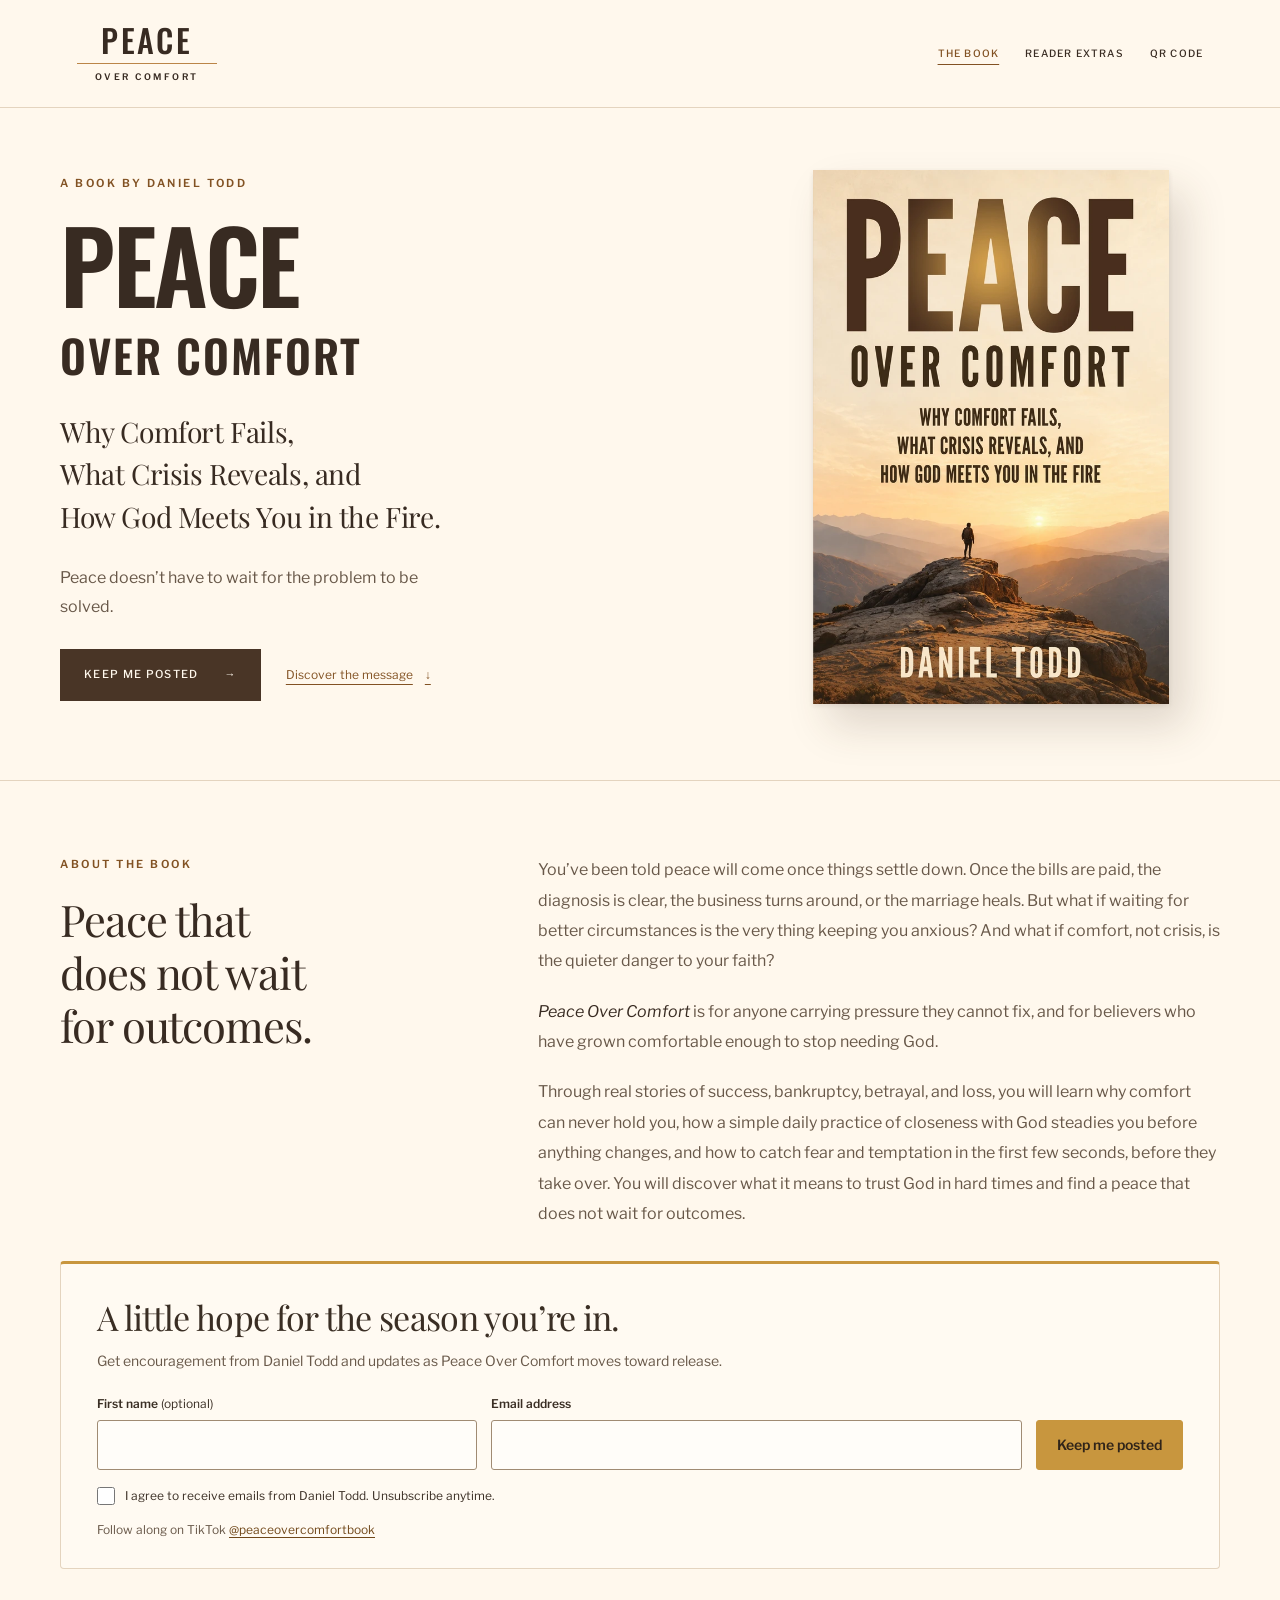
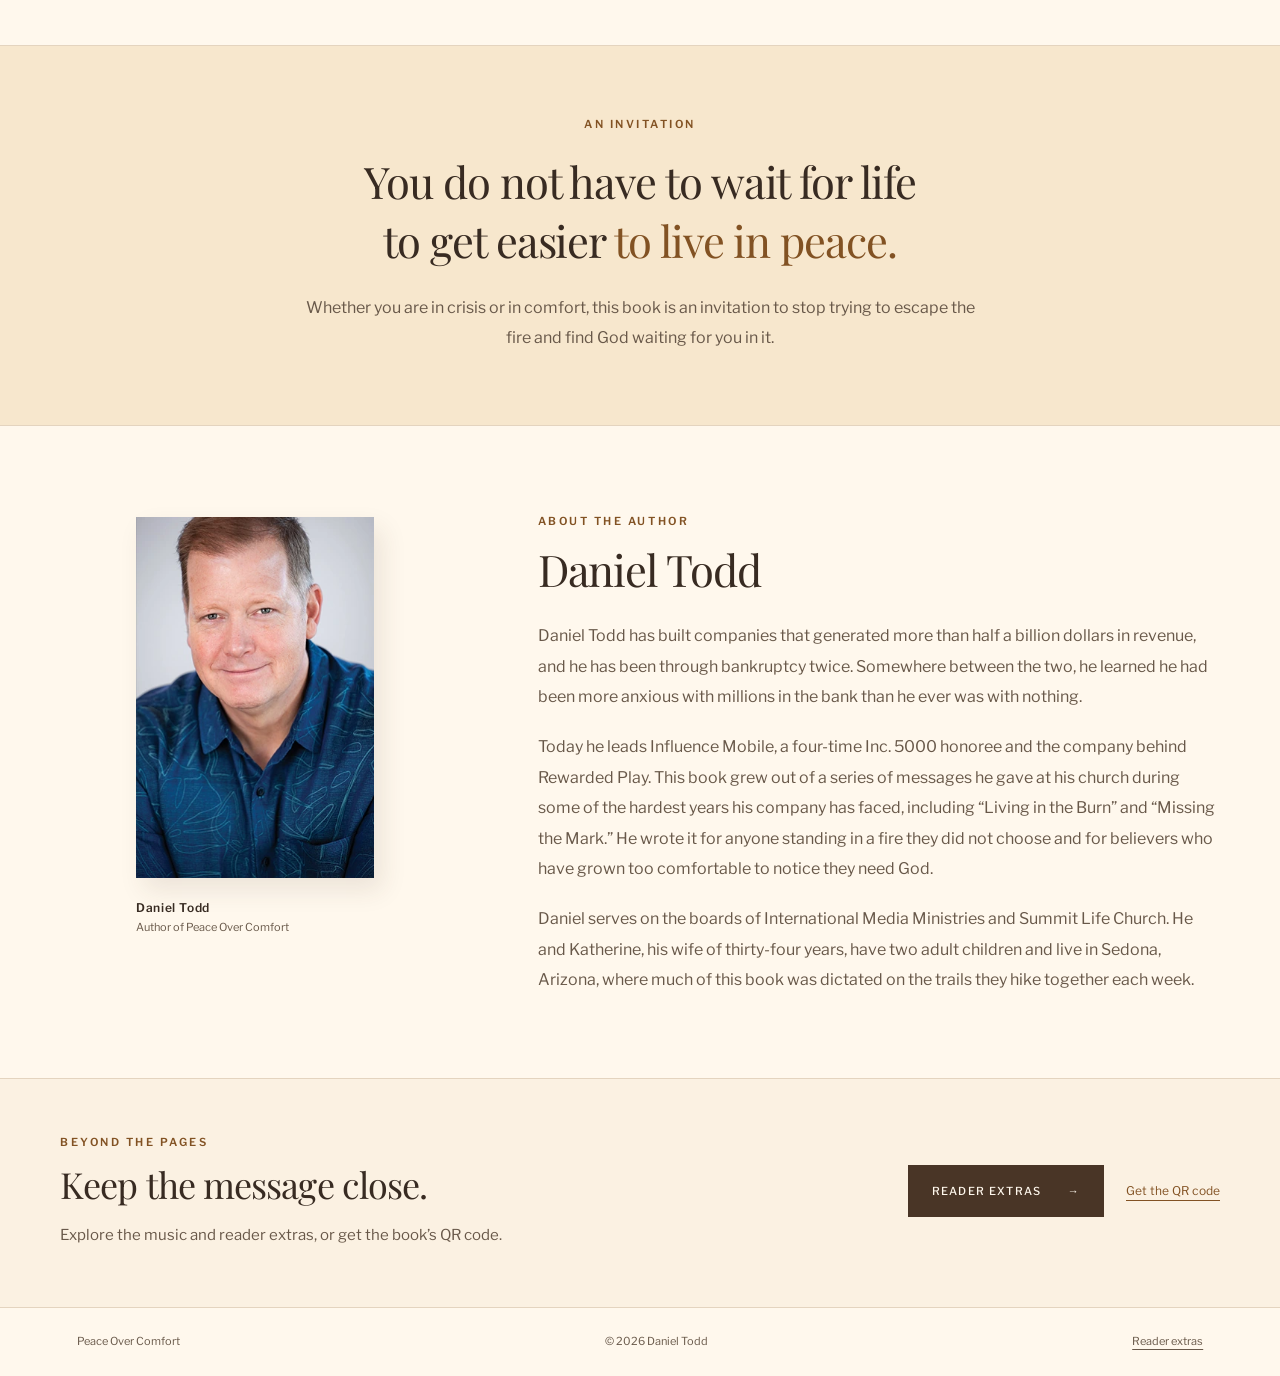
<file: index.html>
<!doctype html>
<html lang="en">
<head>
  <meta charset="utf-8">
  <meta name="viewport" content="width=device-width, initial-scale=1">
  <meta name="theme-color" content="#fff8ed">
  <title>Peace Over Comfort | Daniel Todd</title>
  <meta name="description" content="Peace Over Comfort by Daniel Todd. Why Comfort Fails, What Crisis Reveals, and How God Meets You in the Fire.">
  <link rel="canonical" href="https://peaceovercomfort.com/">
  <meta property="og:type" content="book">
  <meta property="og:title" content="Peace Over Comfort | Daniel Todd">
  <meta property="og:description" content="Why Comfort Fails, What Crisis Reveals, and How God Meets You in the Fire.">
  <meta property="og:url" content="https://peaceovercomfort.com/">
  <meta property="og:image" content="https://peaceovercomfort.com/assets/peace-over-comfort-share-20261113.jpg">
  <meta property="og:image:width" content="1200">
  <meta property="og:image:height" content="630">
  <meta property="og:image:alt" content="The final front cover of Peace Over Comfort by Daniel Todd">
  <meta name="twitter:card" content="summary_large_image">
  <meta name="twitter:title" content="Peace Over Comfort | Daniel Todd">
  <meta name="twitter:description" content="Why Comfort Fails, What Crisis Reveals, and How God Meets You in the Fire.">
  <meta name="twitter:image" content="https://peaceovercomfort.com/assets/peace-over-comfort-share-20261113.jpg">
  <meta name="twitter:image:alt" content="The final front cover of Peace Over Comfort by Daniel Todd">
  <link rel="preconnect" href="https://fonts.googleapis.com">
  <link rel="preconnect" href="https://fonts.gstatic.com" crossorigin>
  <link href="https://fonts.googleapis.com/css2?family=Libre+Franklin:wght@400;500;600;700&family=Oswald:wght@400;500;600&family=Playfair+Display:wght@400;500&display=swap" rel="stylesheet">
  <!-- Homepage-only styling; existing shared styles and other pages are untouched. -->
  <link rel="stylesheet" href="/assets/cover-update-20261113.css">
  <!-- Keep the existing signup styling and integration unchanged. -->
  <link rel="stylesheet" href="/assets/signup.css">
  <script src="/assets/signup.js" defer></script>
</head>
<body class="cover-home">
  <a class="skip" href="#main">Skip to content</a>
  <header class="mountain-nav">
    <a class="poc-wordmark" href="/" aria-label="Peace Over Comfort home"><strong>Peace</strong><i aria-hidden="true"></i><small>Over Comfort</small></a>
    <nav aria-label="Primary navigation">
      <a href="/" aria-current="page">The book</a>
      <a href="/welcome">Reader extras</a>
      <a href="/qr-code">QR code</a>
    </nav>
  </header>
  <main id="main">
    <section class="cover-hero page-width" aria-labelledby="title">
      <div class="hero-heading">
        <p class="eyebrow">A book by Daniel Todd</p>
        <h1 id="title">Peace <span>Over Comfort</span></h1>
        <p class="hero-subtitle">Why Comfort Fails,<br> What Crisis Reveals, and<br> How God Meets You in the Fire.</p>
      </div>
      <figure class="hero-cover" id="cover">
        <a href="/assets/peace-over-comfort-front-20261113.jpg" target="_blank" rel="noopener" aria-label="View the final front cover at full size (opens in a new tab)">
          <picture>
            <source type="image/webp" srcset="/assets/peace-over-comfort-front-20261113-640.webp 640w, /assets/peace-over-comfort-front-20261113-1200.webp 1200w" sizes="(max-width: 760px) 280px, (max-width: 1100px) 32vw, 356px">
            <img src="/assets/peace-over-comfort-front-20261113.jpg" alt="The final front cover of Peace Over Comfort by Daniel Todd" width="1200" height="1800" fetchpriority="high" decoding="async">
          </picture>
        </a>
      </figure>
      <div class="hero-response">
        <p class="hero-promise">Peace doesn&rsquo;t have to wait for the problem to be solved.</p>
        <div class="hero-actions">
          <a class="solid-button" href="#updates">Keep me posted <span aria-hidden="true">&rarr;</span></a>
          <a class="text-link" href="#message">Discover the message <span aria-hidden="true">&darr;</span></a>
        </div>
      </div>
    </section>

    <section class="book-introduction" id="book" aria-labelledby="message">
      <div class="intro-grid page-width">
        <div class="section-heading">
          <p class="eyebrow">About the book</p>
          <h2 id="message">Peace that does not wait for outcomes.</h2>
        </div>
        <div class="book-copy">
          <p>You&rsquo;ve been told peace will come once things settle down. Once the bills are paid, the diagnosis is clear, the business turns around, or the marriage heals. But what if waiting for better circumstances is the very thing keeping you anxious? And what if comfort, not crisis, is the quieter danger to your faith?</p>
          <p><em>Peace Over Comfort</em> is for anyone carrying pressure they cannot fix, and for believers who have grown comfortable enough to stop needing God.</p>
          <p>Through real stories of success, bankruptcy, betrayal, and loss, you will learn why comfort can never hold you, how a simple daily practice of closeness with God steadies you before anything changes, and how to catch fear and temptation in the first few seconds, before they take over. You will discover what it means to trust God in hard times and find a peace that does not wait for outcomes.</p>
        </div>
      </div>
      <div class="signup-wrap page-width">
        <!-- Exact existing signup section; field IDs and consent wording preserved. -->
        <section class="signup" id="updates" aria-labelledby="signup-title">
  <h2 id="signup-title">A little hope for the season you’re in.</h2>
  <p class="signup-intro" id="signup-description">Get encouragement from Daniel Todd and updates as Peace Over Comfort moves toward release.</p>
  <form id="updates-form" action="#" method="post" aria-describedby="signup-description">
    <div class="signup-fields">
      <div><label for="signup-name">First name <span>(optional)</span></label><input id="signup-name" name="first_name" type="text" autocomplete="given-name" maxlength="100"></div>
      <div><label for="signup-email">Email address</label><input id="signup-email" name="email" type="email" autocomplete="email" inputmode="email" autocapitalize="none" spellcheck="false" maxlength="254" required></div>
      <button id="signup-submit" type="submit" disabled>Keep me posted</button>
    </div>
    <div class="signup-trap" aria-hidden="true"><label for="signup-website">Leave this field empty</label><input id="signup-website" name="website" type="text" tabindex="-1" autocomplete="off"></div>
    <label class="signup-consent" for="signup-consent"><input id="signup-consent" name="consent" type="checkbox" required><span>I agree to receive emails from Daniel Todd. Unsubscribe anytime.</span></label>
    <p id="signup-status" class="signup-status" role="status" aria-live="polite" aria-atomic="true" tabindex="-1"></p>
    <noscript><p>Please enable JavaScript to sign up. Your email has not been submitted.</p></noscript>
  </form>
  <p class="signup-social">Follow along on TikTok <a href="https://www.tiktok.com/@peaceovercomfortbook" target="_blank" rel="noopener noreferrer">@peaceovercomfortbook</a></p>
</section>
      </div>
    </section>

    <section class="book-invitation" aria-labelledby="invitation-title">
      <div class="invitation-inner">
        <p class="eyebrow">An invitation</p>
        <h2 id="invitation-title">You do not have to wait for life to get easier <em>to live in peace.</em></h2>
        <p>Whether you are in crisis or in comfort, this book is an invitation to stop trying to escape the fire and find God waiting for you in it.</p>
      </div>
    </section>

    <section class="author-section page-width" id="author" aria-labelledby="author-title">
      <figure class="author-photo">
        <picture>
          <source type="image/webp" srcset="/assets/daniel-todd-author-20261113.webp">
          <img src="/assets/daniel-todd-author-20261113.jpg" alt="Author portrait from the back cover of Peace Over Comfort" width="319" height="483" loading="lazy" decoding="async">
        </picture>
        <figcaption>Daniel Todd<br><span>Author of Peace Over Comfort</span></figcaption>
      </figure>
      <div class="author-copy">
        <p class="eyebrow">About the author</p>
        <h2 id="author-title">Daniel Todd</h2>
        <p>Daniel Todd has built companies that generated more than half a billion dollars in revenue, and he has been through bankruptcy twice. Somewhere between the two, he learned he had been more anxious with millions in the bank than he ever was with nothing.</p>
        <p>Today he leads Influence Mobile, a four-time Inc. 5000 honoree and the company behind Rewarded Play. This book grew out of a series of messages he gave at his church during some of the hardest years his company has faced, including &ldquo;Living in the Burn&rdquo; and &ldquo;Missing the Mark.&rdquo; He wrote it for anyone standing in a fire they did not choose and for believers who have grown too comfortable to notice they need God.</p>
        <p>Daniel serves on the boards of International Media Ministries and Summit Life Church. He and Katherine, his wife of thirty-four years, have two adult children and live in Sedona, Arizona, where much of this book was dictated on the trails they hike together each week.</p>
      </div>
    </section>

    <section class="reader-section" aria-labelledby="reader-title">
      <div class="reader-inner page-width">
        <div>
          <p class="eyebrow">Beyond the pages</p>
          <h2 id="reader-title">Keep the message close.</h2>
          <p>Explore the music and reader extras, or get the book&rsquo;s QR code.</p>
        </div>
        <div class="reader-links">
          <a class="solid-button" href="/welcome">Reader extras <span aria-hidden="true">&rarr;</span></a>
          <a class="text-link" href="/qr-code">Get the QR code</a>
        </div>
      </div>
    </section>
  </main>
  <footer class="mountain-footer">
    <span>Peace Over Comfort</span>
    <span>&copy; 2026 Daniel Todd</span>
    <a href="/welcome">Reader extras</a>
  </footer>
</body>
</html>
</file>
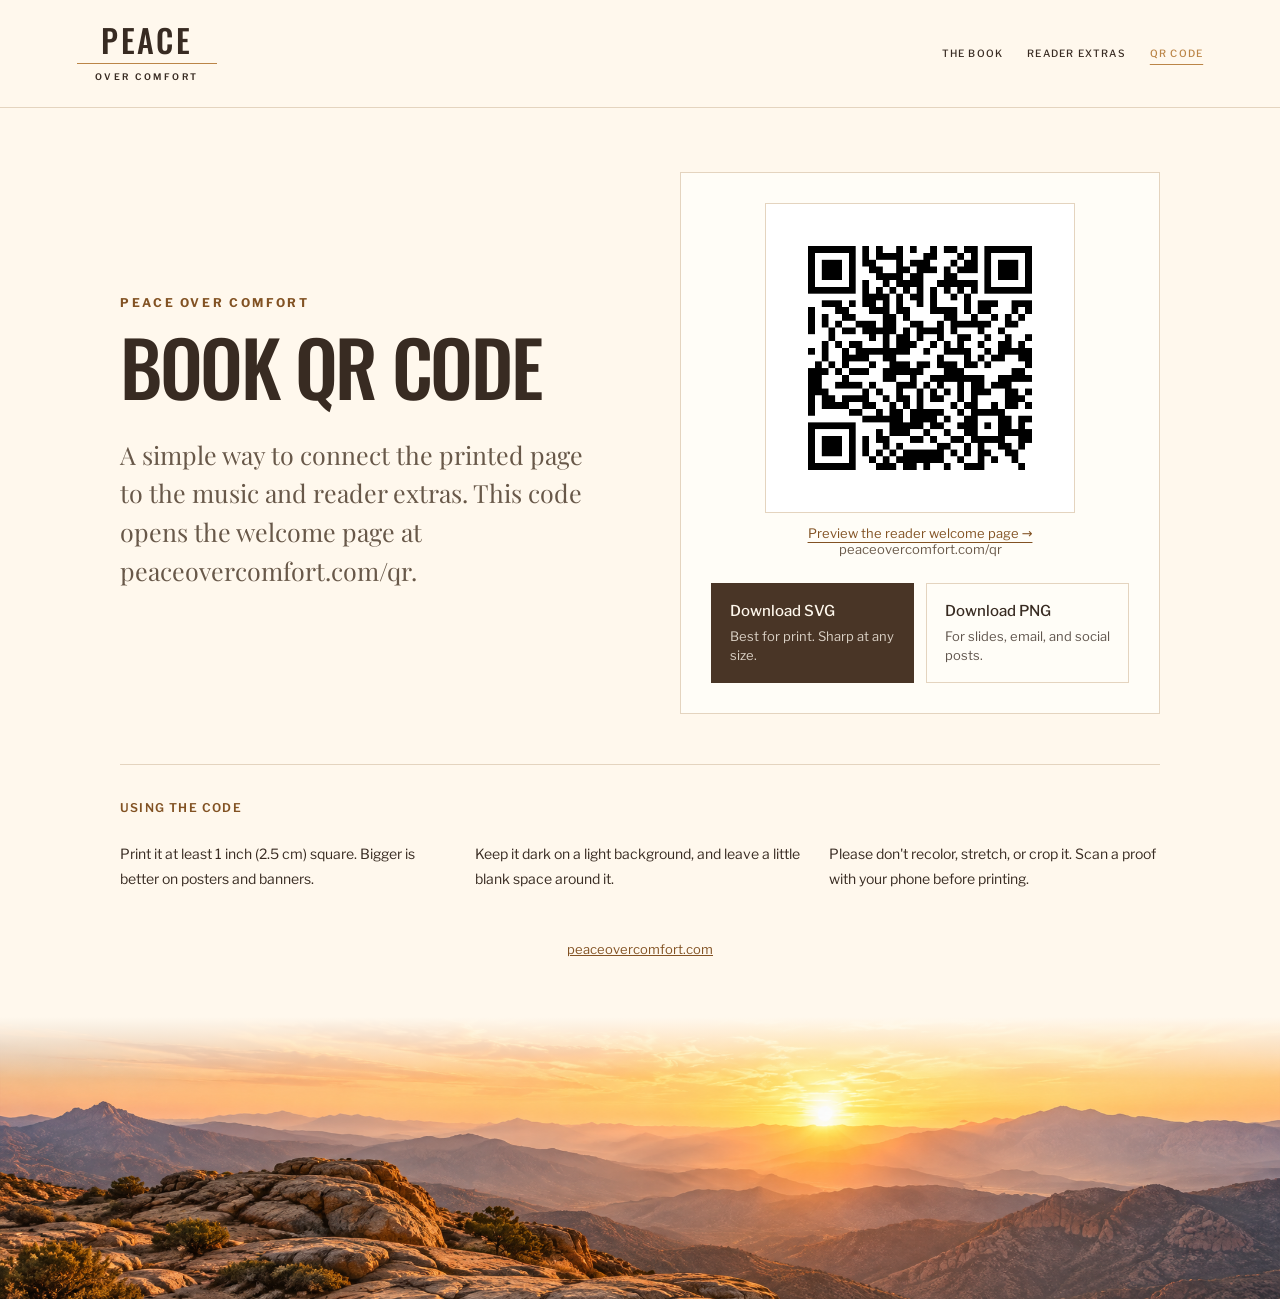
<file: qr-code/index.html>
<!doctype html>
<html lang="en">
<head>
<meta charset="utf-8">
<meta name="viewport" content="width=device-width, initial-scale=1">
<title>QR Code | Peace Over Comfort</title>
<meta name="description" content="Download the official QR code for Peace Over Comfort by Daniel Todd.">
<meta name="robots" content="noindex">
<link rel="preconnect" href="https://fonts.googleapis.com">
<link rel="preconnect" href="https://fonts.gstatic.com" crossorigin>
<link href="https://fonts.googleapis.com/css2?family=Libre+Franklin:wght@400;500;600;700&family=Oswald:wght@400;500;600&family=Playfair+Display:ital,wght@0,500;1,500&display=swap" rel="stylesheet">
<style>
  :root {
    --bg: #faf6f0;
    --ink: #2a2420;
    --muted: #6b5f55;
    --ember: #b5532a;
    --line: #e4d9cc;
    --card: #ffffff;
  }
  @media (prefers-color-scheme: dark) {
    :root {
      --bg: #1a1513;
      --ink: #f2ebe3;
      --muted: #b3a597;
      --ember: #e0814f;
      --line: #3a302a;
      --card: #231d1a;
    }
  }
  * { box-sizing: border-box; margin: 0; padding: 0; }
  body {
    background: var(--bg);
    color: var(--ink);
    font-family: "Inter", system-ui, sans-serif;
    padding: 48px 20px;
    min-height: 100vh;
  }
  main { max-width: 560px; margin: 0 auto; text-align: center; }
  .eyebrow {
    font-size: 12px; letter-spacing: 0.22em; text-transform: uppercase;
    color: var(--muted); margin-bottom: 14px;
  }
  h1 {
    font-family: "Cormorant Garamond", Georgia, serif;
    font-weight: 600; font-size: clamp(36px, 8vw, 52px); line-height: 1.05;
  }
  .lede { margin-top: 12px; font-size: 16px; line-height: 1.6; color: var(--muted); }
  .qr {
    margin: 32px auto 0; width: min(280px, 100%);
    background: #ffffff; padding: 12px; border-radius: 6px;
    border: 1px solid var(--line);
  }
  .qr img { display: block; width: 100%; height: auto; }
  .url {
    margin-top: 12px; font-size: 13px; color: var(--muted);
    font-variant-numeric: tabular-nums; word-break: break-all;
  }
  .downloads {
    margin-top: 32px; display: grid; grid-template-columns: 1fr 1fr; gap: 12px;
  }
  @media (max-width: 440px) { .downloads { grid-template-columns: 1fr; } }
  .btn {
    display: block; text-decoration: none; text-align: left;
    padding: 16px 18px; border-radius: 6px;
    border: 1px solid var(--line); background: var(--card); color: var(--ink);
  }
  .btn:hover, .btn:focus-visible { border-color: var(--ember); outline: none; }
  .btn.primary { background: var(--ember); border-color: var(--ember); color: #fff; }
  .btn .name { font-weight: 500; font-size: 15px; }
  .btn .use { margin-top: 4px; font-size: 13px; opacity: 0.8; }
  .notes {
    margin-top: 36px; text-align: left; border-top: 1px solid var(--line);
    padding-top: 24px; display: grid; gap: 10px;
  }
  .notes h2 {
    font-size: 12px; letter-spacing: 0.18em; text-transform: uppercase;
    color: var(--muted); font-weight: 500; margin-bottom: 4px;
  }
  .notes p { font-size: 14px; line-height: 1.6; }
  footer { margin-top: 40px; font-size: 13px; color: var(--muted); }
  footer a { color: var(--ember); }
</style>
<link rel="stylesheet" href="/assets/brand.css">
<link rel="stylesheet" href="/assets/sunrise.css">
</head>
<body class="poc-subpage qr-page">
<a class="skip" href="#main">Skip to content</a>
<nav class="poc-global-nav" aria-label="Primary navigation">
  <a class="poc-wordmark" href="/" aria-label="Peace Over Comfort home"><strong>Peace</strong><i></i><small>Over Comfort</small></a>
  <div class="poc-nav-links"><a href="/">The book</a><a href="/welcome">Reader extras</a><a href="/qr-code" aria-current="page">QR code</a></div>
</nav>
<main id="main">
  <section class="qr-intro">
  <div class="eyebrow">Peace Over Comfort</div>
  <h1>Book QR Code</h1>
  <p class="lede">A simple way to connect the printed page to the music and reader extras. This code opens the welcome page at peaceovercomfort.com/qr.</p>
  </section>

  <section class="qr-panel" aria-label="QR code downloads">
  <div class="qr">
    <img src="/qr-code/peaceovercomfort-qr.png" alt="QR code opening the Peace Over Comfort reader extras" width="280" height="280">
  </div>
  <div class="url"><a href="/qr">Preview the reader welcome page →</a><br>peaceovercomfort.com/qr</div>

  <div class="downloads">
    <a class="btn primary" href="/qr-code/peaceovercomfort-qr.svg" download="PeaceOverComfort-QR.svg">
      <div class="name">Download SVG</div>
      <div class="use">Best for print. Sharp at any size.</div>
    </a>
    <a class="btn" href="/qr-code/peaceovercomfort-qr.png" download="PeaceOverComfort-QR.png">
      <div class="name">Download PNG</div>
      <div class="use">For slides, email, and social posts.</div>
    </a>
  </div>
  </section>

  <div class="notes">
    <h2>Using the code</h2>
    <p>Print it at least 1 inch (2.5 cm) square. Bigger is better on posters and banners.</p>
    <p>Keep it dark on a light background, and leave a little blank space around it.</p>
    <p>Please don't recolor, stretch, or crop it. Scan a proof with your phone before printing.</p>
  </div>

  <footer><a href="/">peaceovercomfort.com</a></footer>
</main>
</body>
</html>
</file>
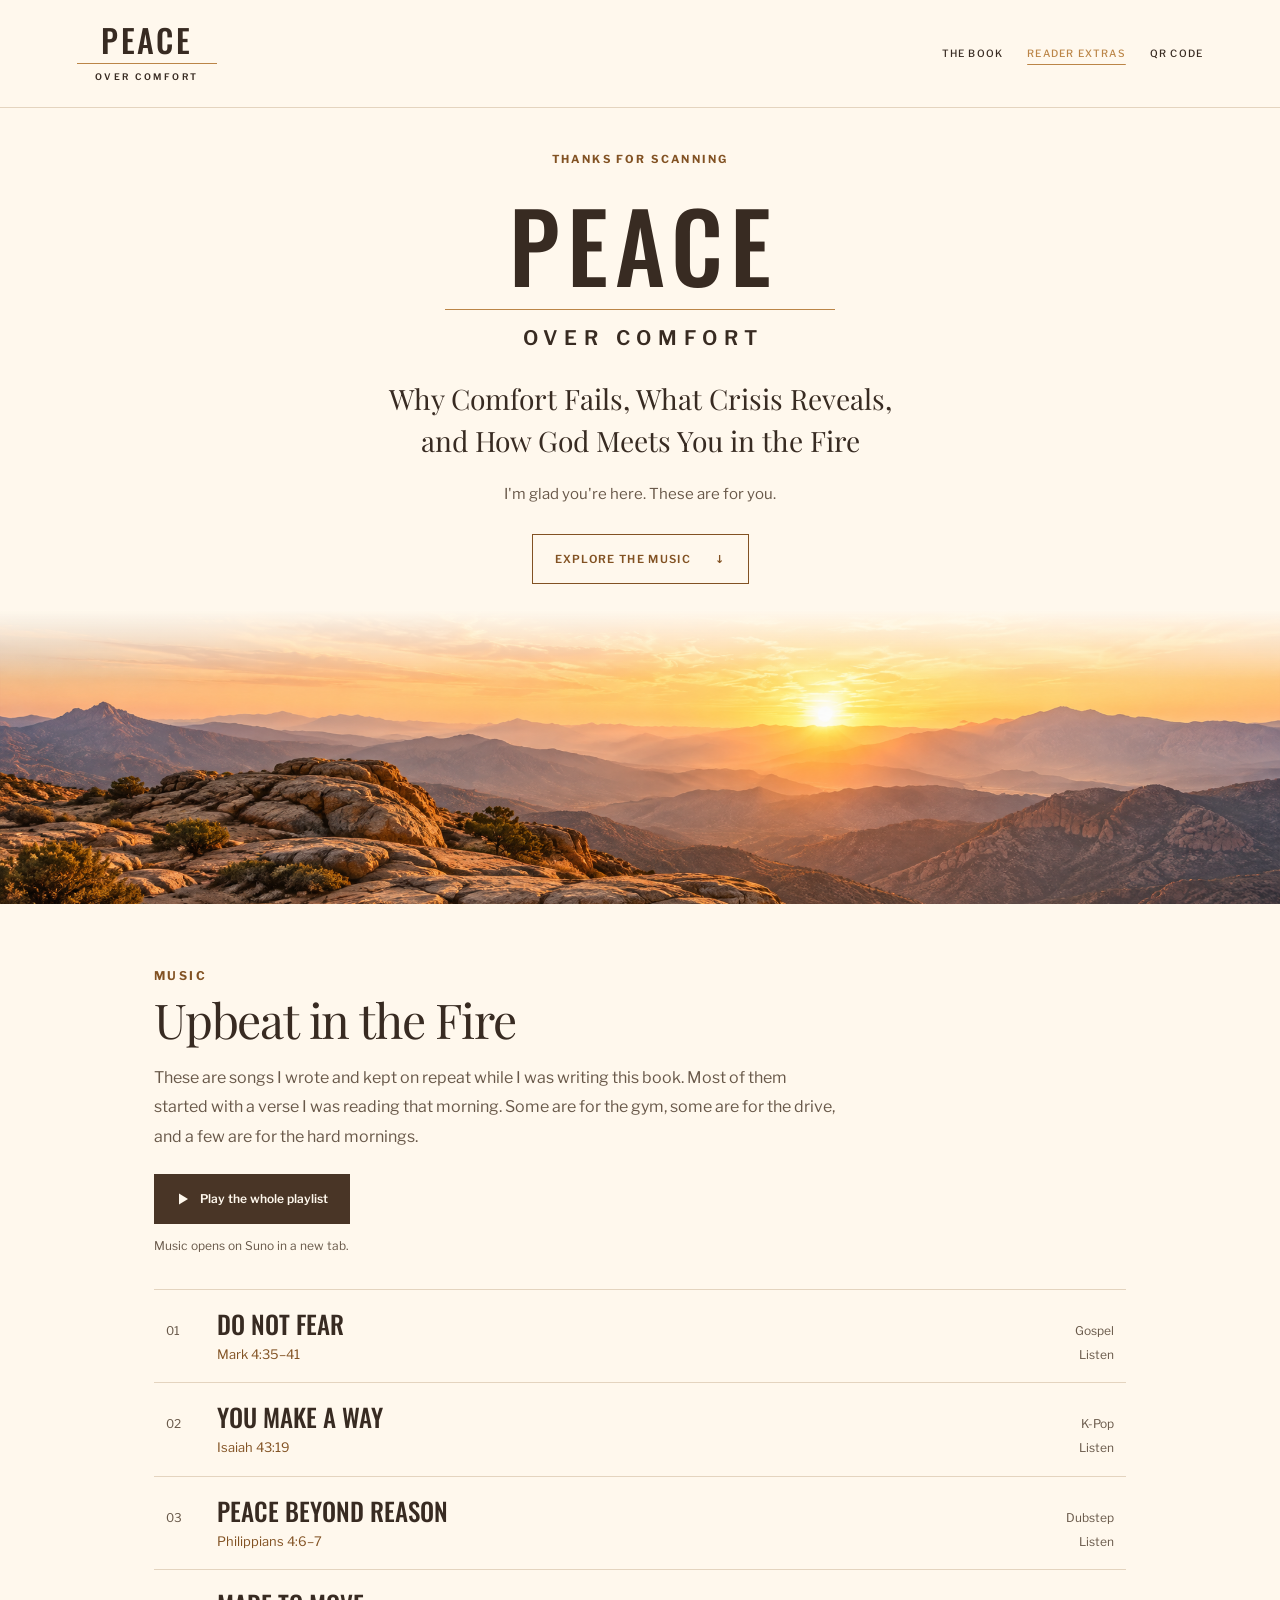
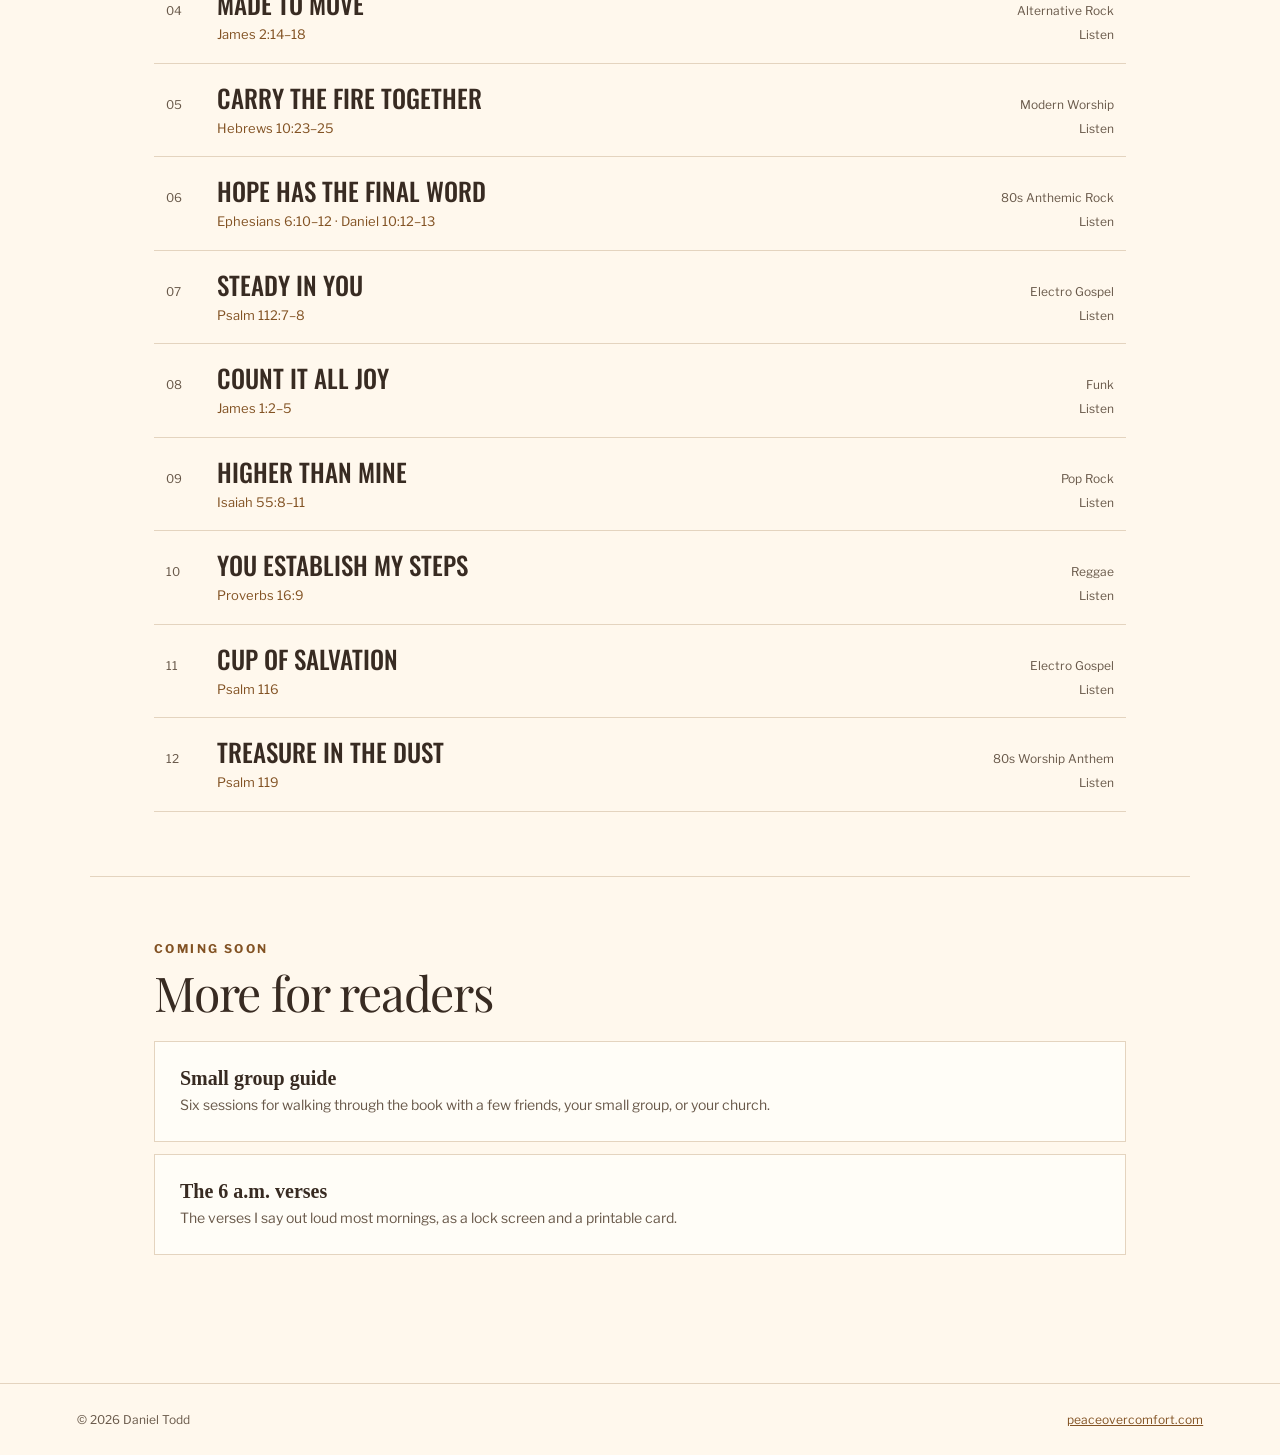
<file: welcome/index.html>
<!doctype html>
<html lang="en">
<head>
<meta charset="utf-8">
<meta name="viewport" content="width=device-width, initial-scale=1">
<title>Thanks for Scanning | Peace Over Comfort</title>
<meta name="robots" content="noindex">
<meta name="description" content="Reader bonuses for Peace Over Comfort by Daniel Todd: the songs written alongside the book, and more.">
<meta property="og:title" content="Peace Over Comfort: Reader Bonuses">
<meta property="og:description" content="The songs written alongside the book, and more for readers of Peace Over Comfort.">
<link rel="preconnect" href="https://fonts.googleapis.com">
<link rel="preconnect" href="https://fonts.gstatic.com" crossorigin>
<link href="https://fonts.googleapis.com/css2?family=Libre+Franklin:wght@400;500;600;700&family=Oswald:wght@400;500;600&family=Playfair+Display:ital,wght@0,500;1,500&display=swap" rel="stylesheet">
<style>
  /* Layout: one quiet centered column; the song list is the only dense element, set like a liner-notes track list. */
  :root {
    --bg: #faf6f0;
    --ink: #2a2420;
    --muted: #6b5f55;
    --ember: #b5532a;
    --line: #e4d9cc;
    --raise: #f3ece2;
    --serif: "Cormorant Garamond", Georgia, "Times New Roman", serif;
    --sans: "Inter", system-ui, -apple-system, sans-serif;
  }
  @media (prefers-color-scheme: dark) {
    :root {
      --bg: #1a1513;
      --ink: #f2ebe3;
      --muted: #b3a597;
      --ember: #e0814f;
      --line: #3a302a;
      --raise: #231c18;
      color-scheme: dark;
    }
  }
  * { box-sizing: border-box; margin: 0; padding: 0; }
  body {
    background: var(--bg);
    color: var(--ink);
    font-family: var(--sans);
    padding-inline: 20px;
    padding-block: 56px 48px;
    -webkit-font-smoothing: antialiased;
  }
  main { max-width: 600px; margin: 0 auto; }
  .head { text-align: center; }
  .flame { width: 28px; height: 40px; margin: 0 auto 24px; color: var(--ember); display: block; }
  .eyebrow {
    font-size: 12px; letter-spacing: 0.22em; text-transform: uppercase;
    color: var(--muted); margin-bottom: 16px;
  }
  h1 {
    font-family: var(--serif); font-weight: 600;
    font-size: clamp(42px, 10vw, 64px); line-height: 1.02; letter-spacing: -0.01em;
    text-wrap: balance;
  }
  .subtitle {
    font-family: var(--serif); font-style: italic;
    font-size: clamp(18px, 4.2vw, 22px); line-height: 1.35;
    color: var(--muted); margin-top: 12px; text-wrap: balance;
  }
  .thanks {
    font-family: var(--serif); font-style: italic; font-size: 22px;
    color: var(--ember); margin-top: 32px;
  }
  .rule { width: 48px; height: 1px; background: var(--ember); margin: 40px auto; border: 0; }

  section + section { margin-top: 56px; }
  .label {
    font-size: 12px; letter-spacing: 0.2em; text-transform: uppercase;
    color: var(--muted); font-weight: 500;
  }
  h2 {
    font-family: var(--serif); font-weight: 600; font-size: 34px; line-height: 1.1;
    margin-top: 8px;
  }
  .intro { font-size: 16px; line-height: 1.7; margin-top: 14px; max-width: 62ch; }

  .play-all {
    display: inline-flex; align-items: center; gap: 10px;
    margin-top: 22px; padding: 12px 20px; border-radius: 999px;
    background: var(--ember); color: #fff; text-decoration: none;
    font-size: 14px; font-weight: 500;
  }
  .play-all:hover, .play-all:focus-visible { filter: brightness(1.08); outline: none; }
  .play-all:focus-visible { box-shadow: 0 0 0 3px var(--bg), 0 0 0 5px var(--ember); }
  .play-all svg { width: 14px; height: 14px; }

  ol.tracks { list-style: none; margin-top: 28px; border-top: 1px solid var(--line); counter-reset: t; }
  ol.tracks li { border-bottom: 1px solid var(--line); counter-increment: t; }
  ol.tracks a {
    display: grid; grid-template-columns: 2.2em 1fr auto; gap: 4px 12px; align-items: baseline;
    padding: 14px 6px; color: inherit; text-decoration: none; border-radius: 4px;
  }
  ol.tracks a:hover, ol.tracks a:focus-visible { background: var(--raise); outline: none; }
  ol.tracks a:focus-visible { box-shadow: inset 0 0 0 2px var(--ember); }
  ol.tracks a::before {
    content: counter(t, decimal-leading-zero);
    font-size: 12px; color: var(--muted); font-variant-numeric: tabular-nums;
    grid-row: 1 / span 2;
  }
  .t-title { font-family: var(--serif); font-size: 22px; font-weight: 600; line-height: 1.2; min-width: 0; }
  .t-verse { font-size: 13px; color: var(--ember); grid-column: 2; }
  .t-style { font-size: 12px; color: var(--muted); grid-column: 3; grid-row: 1; text-align: right; white-space: nowrap; }
  .t-listen { font-size: 12px; color: var(--muted); grid-column: 3; grid-row: 2; text-align: right; }
  ol.tracks a:hover .t-listen { color: var(--ember); }
  @media (max-width: 420px) {
    ol.tracks a { grid-template-columns: 2em 1fr; }
    .t-style { grid-column: 2; grid-row: auto; text-align: left; }
    .t-listen { display: none; }
  }

  .coming { display: grid; gap: 12px; margin-top: 20px; }
  .coming div {
    border: 1px dashed var(--line); border-radius: 6px; padding: 16px 18px;
  }
  .coming strong { font-family: var(--serif); font-size: 20px; font-weight: 600; display: block; }
  .coming span { font-size: 14px; color: var(--muted); line-height: 1.55; display: block; margin-top: 4px; }

  footer {
    margin-top: 64px; font-size: 12px; color: var(--muted);
    display: flex; gap: 16px; justify-content: center; flex-wrap: wrap;
  }
  footer a { color: var(--muted); }
  footer a:hover { color: var(--ember); }
  @media (prefers-reduced-motion: no-preference) {
    ol.tracks a { transition: background-color .15s ease; }
  }
</style>
<link rel="stylesheet" href="/assets/brand.css">
<link rel="stylesheet" href="/assets/sunrise.css">
</head>
<body class="poc-subpage welcome-page">
<a class="skip" href="#main">Skip to content</a>
<nav class="poc-global-nav" aria-label="Primary navigation">
  <a class="poc-wordmark" href="/" aria-label="Peace Over Comfort home"><strong>Peace</strong><i></i><small>Over Comfort</small></a>
  <div class="poc-nav-links"><a href="/">The book</a><a href="/welcome" aria-current="page">Reader extras</a><a href="/qr-code">QR code</a></div>
</nav>
<main id="main">
  <div class="head">
    <svg class="flame" viewBox="0 0 28 40" fill="none" aria-hidden="true">
      <path d="M14 2c1.5 6-6 10-6 18a6 6 0 0 0 12 0c0-3-1.5-5-3-7 0 3-1.5 4.5-3 5 1-4-1-9 0-16Z" stroke="currentColor" stroke-width="1.5" stroke-linejoin="round"/>
      <path d="M14 38c6.6 0 12-4.5 12-11 0-5-2.5-8.5-5-11" stroke="currentColor" stroke-width="1.5" stroke-linecap="round"/>
      <path d="M14 38C7.4 38 2 33.5 2 27c0-4 1.5-7 3.5-9.5" stroke="currentColor" stroke-width="1.5" stroke-linecap="round"/>
    </svg>
    <div class="eyebrow">Thanks for scanning</div>
    <h1 class="welcome-wordmark" aria-label="Peace Over Comfort"><span class="wm-peace">Peace</span><span class="wm-rule" aria-hidden="true"></span><span class="wm-over">Over Comfort</span></h1>
    <div class="subtitle">Why Comfort Fails, What Crisis Reveals, and How God Meets You in the Fire</div>
    <p class="thanks">I'm glad you're here. These are for you.</p>
    <a class="poc-outline" href="#music">Explore the music <span aria-hidden="true">↓</span></a>
  </div>

  <div class="poc-horizon" aria-hidden="true"></div>

  <section aria-labelledby="music">
    <div class="label">Music</div>
    <h2 id="music">Upbeat in the Fire</h2>
    <p class="intro">These are songs I wrote and kept on repeat while I was writing this book. Most of them started with a verse I was reading that morning. Some are for the gym, some are for the drive, and a few are for the hard mornings.</p>
    <a class="play-all" href="https://suno.com/s/Gbkmc1MdKqGqJqWX" target="_blank" rel="noopener">
      <svg viewBox="0 0 14 14" aria-hidden="true"><path d="M3 1.5v11l9-5.5z" fill="currentColor"/></svg>
      Play the whole playlist
    </a>

    <p class="music-note">Music opens on Suno in a new tab.</p>

    <ol class="tracks">
      <li><a href="https://suno.com/song/3ca75e36-10ac-444f-903a-aeb7d2554d9b" target="_blank" rel="noopener">
        <span class="t-title">Do Not Fear</span><span class="t-style">Gospel</span>
        <span class="t-verse">Mark 4:35–41</span><span class="t-listen">Listen</span></a></li>
      <li><a href="https://suno.com/song/85b9533e-5bee-4778-a21a-6e2fe4382332" target="_blank" rel="noopener">
        <span class="t-title">You Make a Way</span><span class="t-style">K-Pop</span>
        <span class="t-verse">Isaiah 43:19</span><span class="t-listen">Listen</span></a></li>
      <li><a href="https://suno.com/song/2e195056-b85a-4594-a99c-4ce3d2ac5e51" target="_blank" rel="noopener">
        <span class="t-title">Peace Beyond Reason</span><span class="t-style">Dubstep</span>
        <span class="t-verse">Philippians 4:6–7</span><span class="t-listen">Listen</span></a></li>
      <li><a href="https://suno.com/song/135d4330-1852-4353-9260-b09166aaa014" target="_blank" rel="noopener">
        <span class="t-title">Made To Move</span><span class="t-style">Alternative Rock</span>
        <span class="t-verse">James 2:14–18</span><span class="t-listen">Listen</span></a></li>
      <li><a href="https://suno.com/song/eeddbf4e-ab24-4798-8f3c-d67e2b208b4d" target="_blank" rel="noopener">
        <span class="t-title">Carry the Fire Together</span><span class="t-style">Modern Worship</span>
        <span class="t-verse">Hebrews 10:23–25</span><span class="t-listen">Listen</span></a></li>
      <li><a href="https://suno.com/song/a73bd327-7994-4faf-a9c1-6aa130ecd474" target="_blank" rel="noopener">
        <span class="t-title">Hope Has the Final Word</span><span class="t-style">80s Anthemic Rock</span>
        <span class="t-verse">Ephesians 6:10–12 · Daniel 10:12–13</span><span class="t-listen">Listen</span></a></li>
      <li><a href="https://suno.com/song/b8f7b56c-db50-4db5-aa68-c51f17afb18c" target="_blank" rel="noopener">
        <span class="t-title">Steady in You</span><span class="t-style">Electro Gospel</span>
        <span class="t-verse">Psalm 112:7–8</span><span class="t-listen">Listen</span></a></li>
      <li><a href="https://suno.com/song/fd4e2457-9e3c-4acb-be8e-94bd83a6aed3" target="_blank" rel="noopener">
        <span class="t-title">Count It All Joy</span><span class="t-style">Funk</span>
        <span class="t-verse">James 1:2–5</span><span class="t-listen">Listen</span></a></li>
      <li><a href="https://suno.com/song/ed74b154-33e4-49f6-8b89-a8080db09bc4" target="_blank" rel="noopener">
        <span class="t-title">Higher Than Mine</span><span class="t-style">Pop Rock</span>
        <span class="t-verse">Isaiah 55:8–11</span><span class="t-listen">Listen</span></a></li>
      <li><a href="https://suno.com/song/530a8d7d-2c5a-4c0f-8d76-5b525298b504" target="_blank" rel="noopener">
        <span class="t-title">You Establish My Steps</span><span class="t-style">Reggae</span>
        <span class="t-verse">Proverbs 16:9</span><span class="t-listen">Listen</span></a></li>
      <li><a href="https://suno.com/song/4fa06794-9016-4466-a662-7387f6ba48dd" target="_blank" rel="noopener">
        <span class="t-title">Cup of Salvation</span><span class="t-style">Electro Gospel</span>
        <span class="t-verse">Psalm 116</span><span class="t-listen">Listen</span></a></li>
      <li><a href="https://suno.com/song/e10ba554-ff17-4493-a374-049ea6dc55ac" target="_blank" rel="noopener">
        <span class="t-title">Treasure in the Dust</span><span class="t-style">80s Worship Anthem</span>
        <span class="t-verse">Psalm 119</span><span class="t-listen">Listen</span></a></li>
    </ol>
  </section>

  <section aria-labelledby="coming">
    <div class="label">Coming soon</div>
    <h2 id="coming">More for readers</h2>
    <div class="coming">
      <div><strong>Small group guide</strong><span>Six sessions for walking through the book with a few friends, your small group, or your church.</span></div>
      <div><strong>The 6 a.m. verses</strong><span>The verses I say out loud most mornings, as a lock screen and a printable card.</span></div>
    </div>
  </section>

  <footer><span>&copy; 2026 Daniel Todd</span><a href="/">peaceovercomfort.com</a></footer>
</main>
</body>
</html>
</file>
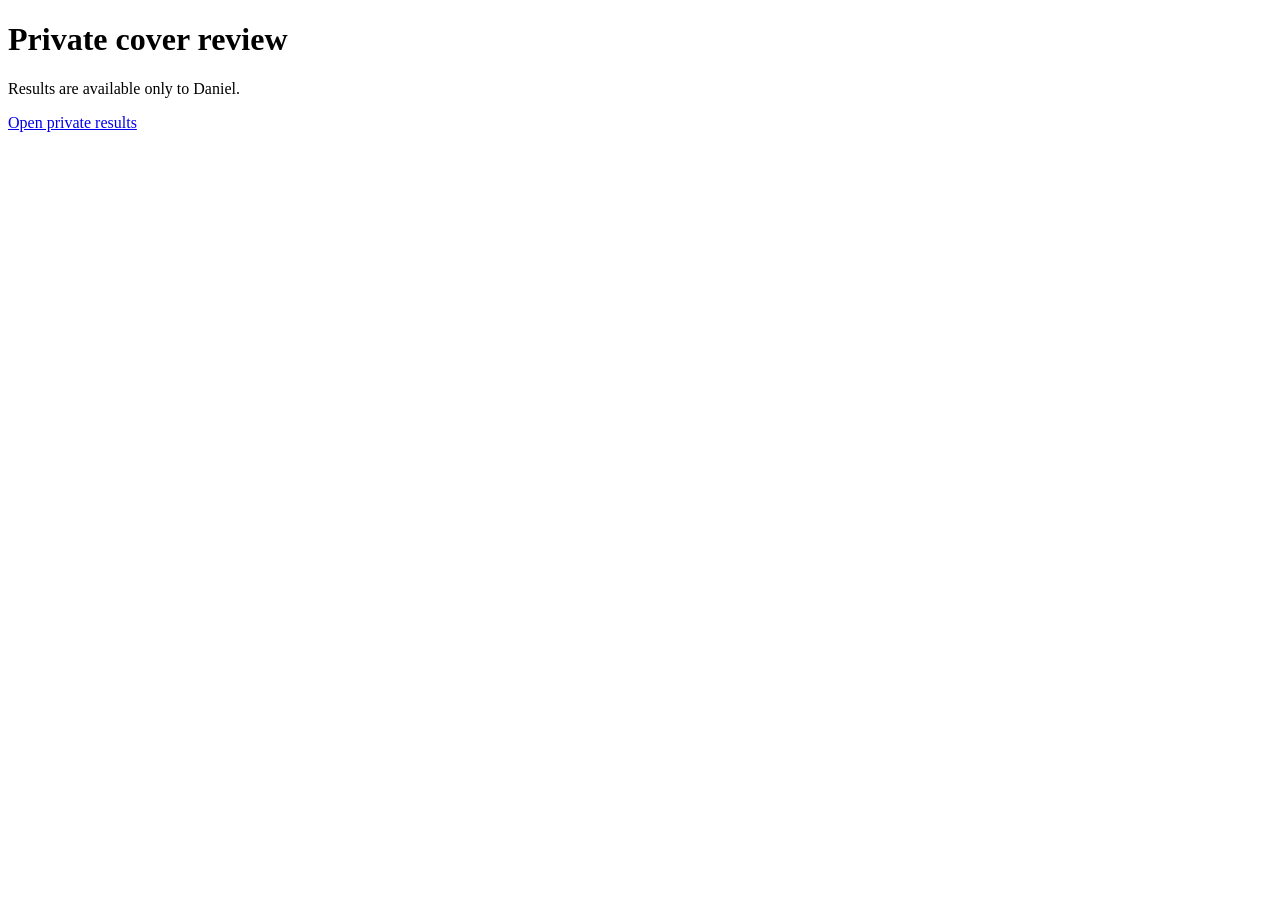
<file: covers/design-review/index.html>
<!doctype html><html lang="en"><meta charset="utf-8"><meta name="viewport" content="width=device-width"><meta name="robots" content="noindex,nofollow"><title>Private cover review</title><body><h1>Private cover review</h1><p>Results are available only to Daniel.</p><a href="https://peace-over-comfort-cover-vote.influence-mo-0784.chatgpt.site/design-review">Open private results</a></body></html>
</file>
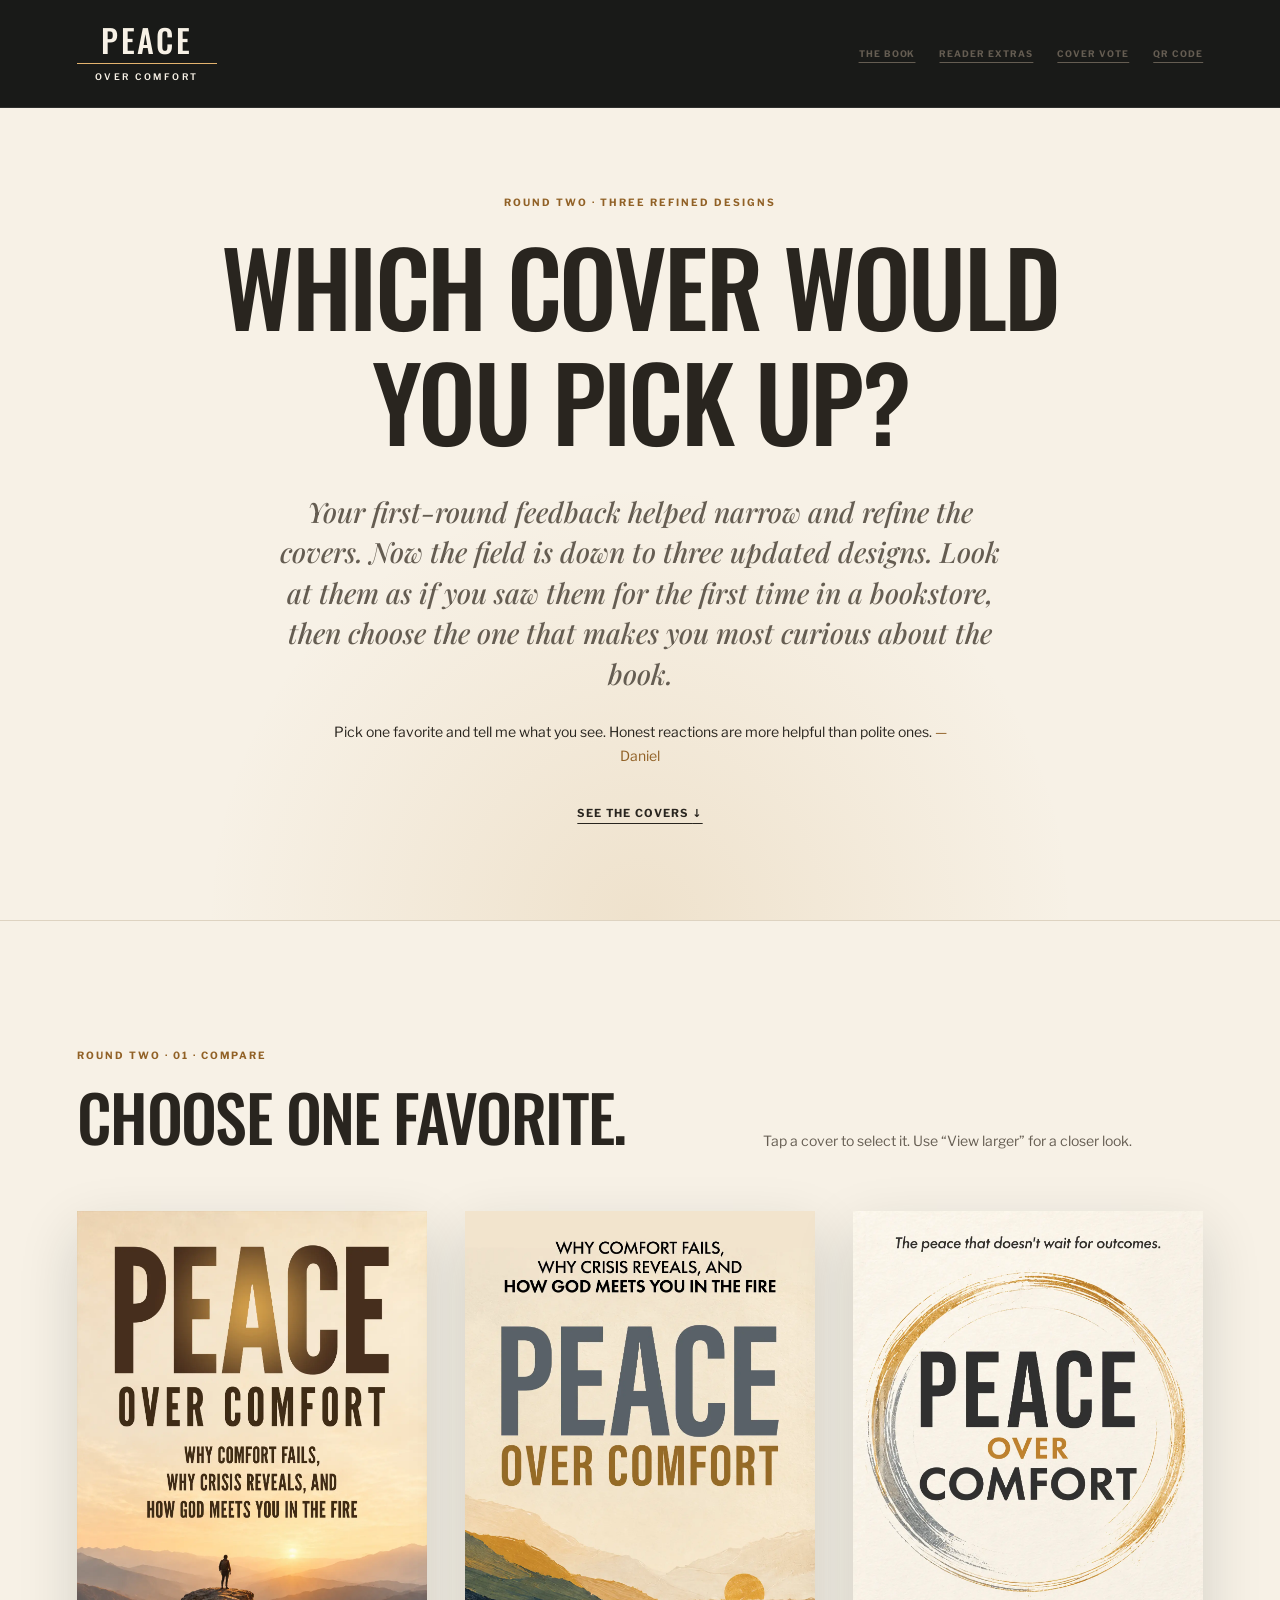
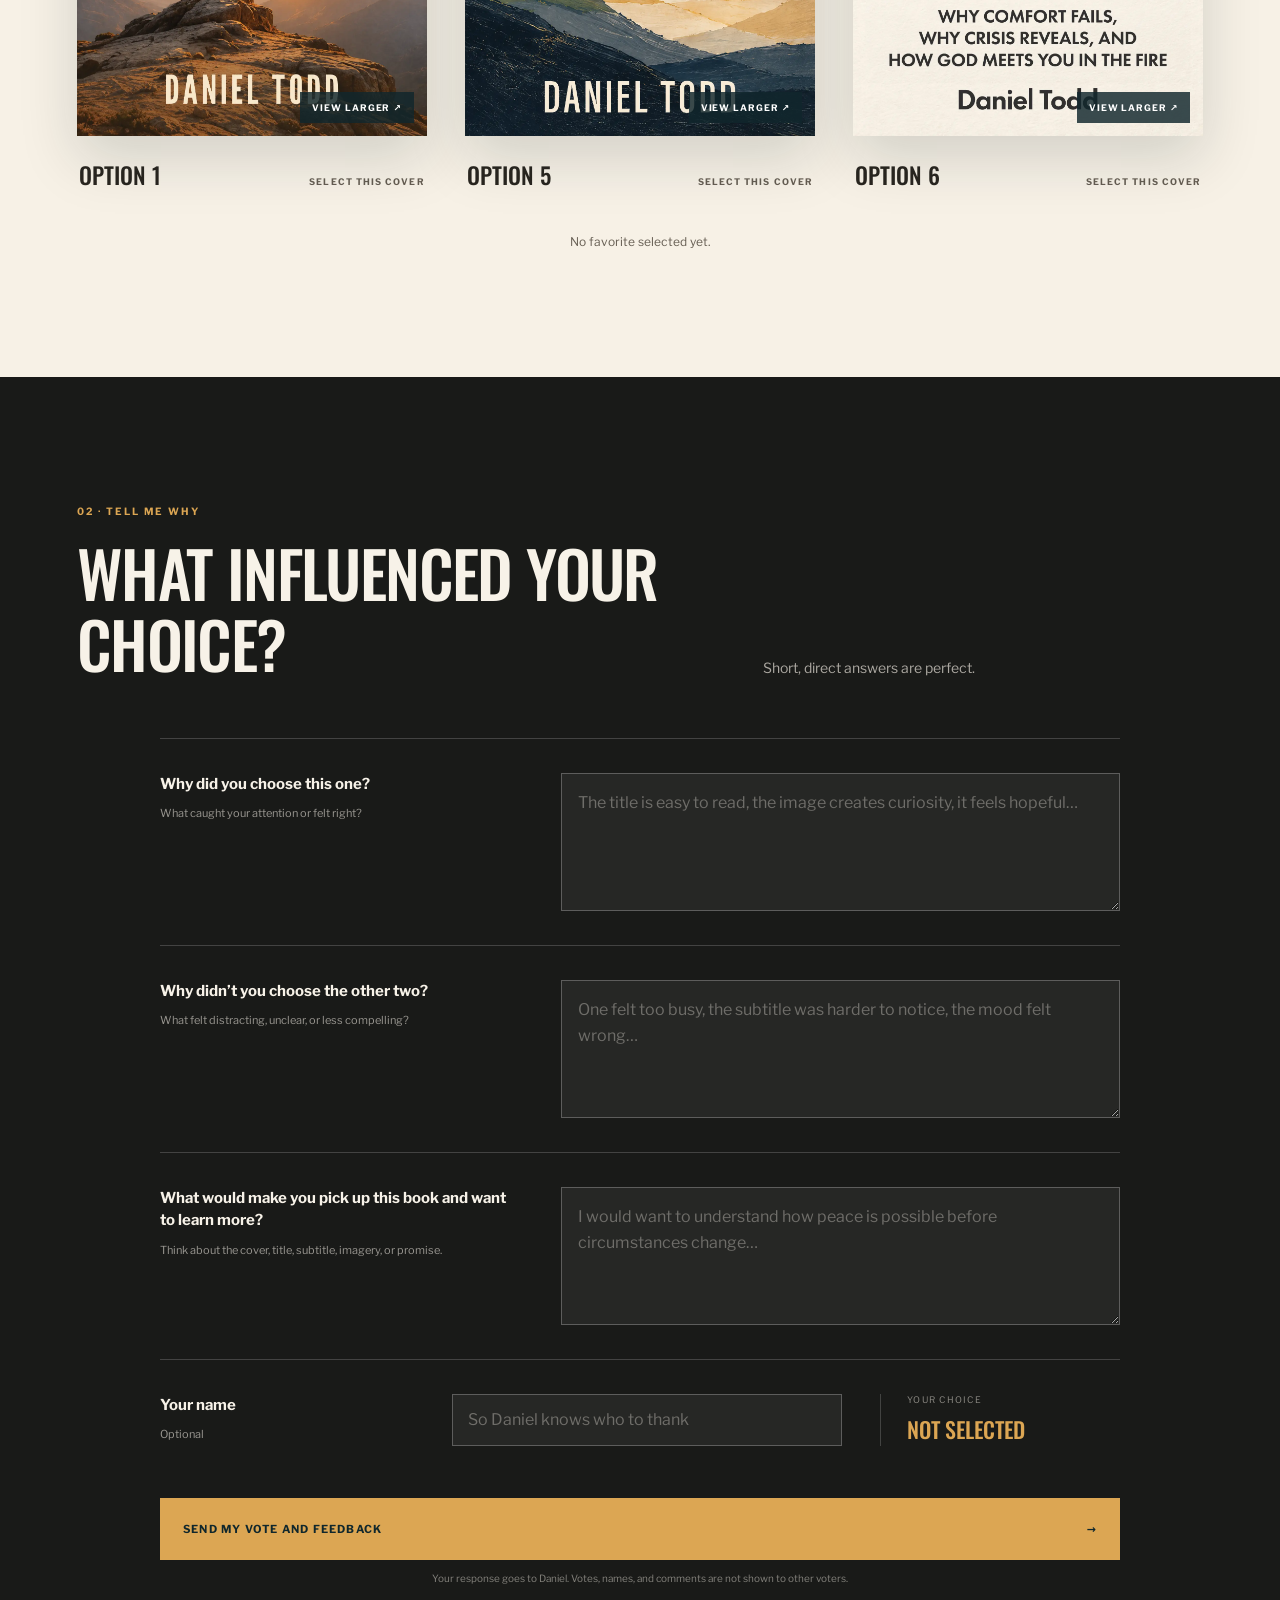
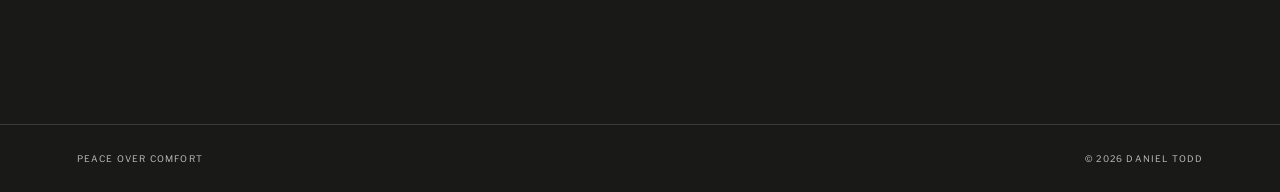
<file: covers/round-two/index.html>
<!doctype html>
<html lang="en">
<head>
  <meta charset="utf-8">
  <meta name="viewport" content="width=device-width, initial-scale=1">
  <meta name="description" content="Round Two: help Daniel Todd choose the final cover for Peace Over Comfort.">
  <meta name="theme-color" content="#f4efe5">
  <title>Round Two: Choose the cover | Peace Over Comfort</title>
  <link rel="preconnect" href="https://fonts.googleapis.com">
  <link rel="preconnect" href="https://fonts.gstatic.com" crossorigin>
  <link href="https://fonts.googleapis.com/css2?family=Libre+Franklin:wght@400;500;600;700&family=Oswald:wght@400;500;600&family=Playfair+Display:ital,wght@0,500;1,500&display=swap" rel="stylesheet">
  <link rel="stylesheet" href="/covers/round-two/vote.css">
  <link rel="stylesheet" href="/assets/brand.css">
</head>
<body class="poc-subpage round-two-page">
  <header class="site-nav">
    <a class="poc-wordmark" href="/" aria-label="Peace Over Comfort home">
      <strong>Peace</strong><i></i><small>Over Comfort</small>
    </a>
    <div class="round-nav">
      <a href="/">The book</a><a href="/welcome">Reader extras</a><a href="/covers/round-two" aria-current="page">Cover vote</a><a href="/qr-code">QR code</a>
    </div>
  </header>

  <main>
    <section class="intro" aria-labelledby="page-title">
      <p class="eyebrow">Round Two · Three refined designs</p>
      <h1 id="page-title">Which cover would you pick up?</h1>
      <p class="lede">Your first-round feedback helped narrow and refine the covers. Now the field is down to three updated designs. Look at them as if you saw them for the first time in a bookstore, then choose the one that makes you most curious about the book.</p>
      <p class="from-daniel">Pick one favorite and tell me what you see. Honest reactions are more helpful than polite ones. <span>— Daniel</span></p>
      <a class="begin" href="#covers">See the covers <span aria-hidden="true">↓</span></a>
    </section>

    <form id="vote-form">
      <section class="cover-section" id="covers" aria-labelledby="covers-title">
        <div class="section-heading">
          <div>
            <p class="step">Round Two · 01 · Compare</p>
            <h2 id="covers-title">Choose one favorite.</h2>
          </div>
          <p>Tap a cover to select it. Use “View larger” for a closer look.</p>
        </div>

        <fieldset class="cover-grid">
          <legend class="sr-only">Choose your favorite cover</legend>

          <label class="cover-card" data-cover="1">
            <input type="radio" name="favorite" value="1" required>
            <span class="cover-image-wrap">
              <img src="/covers/round-two/assets/cover-1.webp" alt="Peace Over Comfort cover option 1, a hiker overlooking mountains at sunrise" width="1536" height="2304">
              <button class="zoom" type="button" data-zoom="1" aria-label="Enlarge cover option 1">View larger ↗</button>
              <span class="selected-mark">My favorite ✓</span>
            </span>
            <span class="cover-meta"><strong>Option 1</strong><span>Select this cover</span></span>
          </label>

          <label class="cover-card" data-cover="5">
            <input type="radio" name="favorite" value="5" required>
            <span class="cover-image-wrap">
              <img src="/covers/round-two/assets/cover-5.webp" alt="Peace Over Comfort cover option 5, an editorial painted mountain landscape" width="1536" height="2304">
              <button class="zoom" type="button" data-zoom="5" aria-label="Enlarge cover option 5">View larger ↗</button>
              <span class="selected-mark">My favorite ✓</span>
            </span>
            <span class="cover-meta"><strong>Option 5</strong><span>Select this cover</span></span>
          </label>

          <label class="cover-card" data-cover="6">
            <input type="radio" name="favorite" value="6" required>
            <span class="cover-image-wrap">
              <img src="/covers/round-two/assets/cover-6.webp" alt="Peace Over Comfort cover option 6, a minimal circular brushstroke design" width="1536" height="2304">
              <button class="zoom" type="button" data-zoom="6" aria-label="Enlarge cover option 6">View larger ↗</button>
              <span class="selected-mark">My favorite ✓</span>
            </span>
            <span class="cover-meta"><strong>Option 6</strong><span>Select this cover</span></span>
          </label>
        </fieldset>
        <p class="selection-status" id="selection-status" aria-live="polite">No favorite selected yet.</p>
      </section>

      <section class="feedback" id="feedback" aria-labelledby="feedback-title">
        <div class="section-heading light">
          <div>
            <p class="step">02 · Tell me why</p>
            <h2 id="feedback-title">What influenced your choice?</h2>
          </div>
          <p>Short, direct answers are perfect.</p>
        </div>

        <div class="fields">
          <label>
            <span><b>Why did you choose this one?</b><em>What caught your attention or felt right?</em></span>
            <textarea name="whyFavorite" maxlength="1200" required placeholder="The title is easy to read, the image creates curiosity, it feels hopeful…"></textarea>
          </label>

          <label>
            <span><b>Why didn’t you choose the other two?</b><em>What felt distracting, unclear, or less compelling?</em></span>
            <textarea name="whyNotOthers" maxlength="1200" required placeholder="One felt too busy, the subtitle was harder to notice, the mood felt wrong…"></textarea>
          </label>

          <label>
            <span><b>What would make you pick up this book and want to learn more?</b><em>Think about the cover, title, subtitle, imagery, or promise.</em></span>
            <textarea name="pickupReason" maxlength="1200" required placeholder="I would want to understand how peace is possible before circumstances change…"></textarea>
          </label>

          <div class="name-row">
            <label>
              <span><b>Your name</b><em>Optional</em></span>
              <input name="name" maxlength="100" autocomplete="name" placeholder="So Daniel knows who to thank">
            </label>
            <div class="chosen-summary" id="chosen-summary"><span>Your choice</span><strong>Not selected</strong></div>
          </div>

          <div class="hp" aria-hidden="true">
            <label>Website<input name="website" tabindex="-1" autocomplete="off"></label>
          </div>

          <button class="submit" type="submit">Send my vote and feedback <span aria-hidden="true">→</span></button>
          <p class="privacy">Your response goes to Daniel. Votes, names, and comments are not shown to other voters.</p>
          <p class="form-status" id="form-status" role="status" aria-live="polite"></p>
        </div>
      </section>
    </form>

    <section class="thanks" id="thanks" hidden tabindex="-1">
      <p class="eyebrow">Vote received</p>
      <h2>Thank you for helping me choose.</h2>
      <p id="thanks-copy"></p>
      <button type="button" id="edit-vote">Update my response</button>
    </section>
  </main>

  <footer><span>Peace Over Comfort</span><span>© 2026 Daniel Todd</span></footer>

  <dialog id="cover-dialog">
    <button class="dialog-close" type="button" aria-label="Close enlarged cover">Close ×</button>
    <img id="dialog-image" alt="">
    <p id="dialog-label"></p>
  </dialog>

  <script src="/covers/round-two/vote.js"></script>
</body>
</html>
</file>
<file: assets/cover-update-20261113.css>
/* Peace Over Comfort: final-cover homepage update, 2026-11-13.
   Isolated from the shared styles used by reader extras and QR pages. */
:root {
  color-scheme: light;
  --poc-paper: #fff8ed;
  --poc-ink: #382b22;
  --poc-muted: #685849;
  --poc-gold: #825223;
  --poc-deep: #493526;
  --poc-line: #e4d4bf;
  --poc-accent: #c8963e;
  --poc-body: 'Libre Franklin', Arial, sans-serif;
  --poc-display: 'Oswald', 'Arial Narrow', 'Liberation Sans Narrow', Arial, sans-serif;
  --poc-soft: 'Playfair Display', Georgia, serif;
}
*, *::before, *::after { box-sizing: border-box; }
html { scroll-behavior: smooth; scroll-padding-top: 28px; }
body { margin: 0; color: var(--poc-ink); background: var(--poc-paper); font: 400 16px/1.8 var(--poc-body); -webkit-font-smoothing: antialiased; }
img { max-width: 100%; }
a { color: inherit; }
a, button, input { -webkit-tap-highlight-color: transparent; }
a:focus-visible, button:focus-visible, input:focus-visible { outline: 3px solid var(--poc-gold); outline-offset: 5px; }
.skip { position: absolute; top: -120px; left: 20px; z-index: 100; padding: 12px 18px; background: var(--poc-paper); }
.skip:focus { top: 12px; }
.page-width { width: min(1160px, calc(100% - 96px)); margin-inline: auto; }
.eyebrow { margin: 0 0 19px; color: var(--poc-gold); font-size: 11px; font-weight: 600; line-height: 1.7; letter-spacing: .23em; text-transform: uppercase; }
h1, h2, p, figure { margin-top: 0; }
h2 { font: 400 clamp(32px, 3.4vw, 46px)/1.22 var(--poc-soft); letter-spacing: -.025em; text-wrap: balance; }
p { margin-bottom: 20px; }
.mountain-nav { min-height: 96px; display: flex; align-items: center; justify-content: space-between; gap: 30px; padding: 24px clamp(24px, 6vw, 88px); border-bottom: 1px solid var(--poc-line); }
.poc-wordmark { display: inline-grid; grid-template-rows: auto 1px auto; gap: 7px; flex-shrink: 0; width: 140px; color: var(--poc-ink); text-decoration: none; text-align: center; text-transform: uppercase; }
.poc-wordmark strong { font: 500 32px/1 var(--poc-display); letter-spacing: .075em; }
.poc-wordmark i { display: block; background: #bb8547; width: 100%; height: 1px; }
.poc-wordmark small { font: 600 9px/1.35 var(--poc-body); letter-spacing: .28em; white-space: nowrap; }
.mountain-nav nav { display: flex; justify-content: flex-end; align-items: center; gap: 26px; flex-wrap: wrap; }
.mountain-nav nav a { display: inline-flex; align-items: center; min-height: 44px; padding: 8px 0; font-size: 10px; font-weight: 500; line-height: 1.5; letter-spacing: .12em; text-transform: uppercase; text-decoration: none; }
.mountain-nav nav a:hover, .mountain-nav nav a[aria-current='page'] { color: var(--poc-gold); text-decoration: underline; text-underline-offset: 7px; text-decoration-thickness: 1px; }
.cover-hero { display: grid; grid-template-columns: minmax(0, 1.2fr) minmax(0, .9fr); grid-template-areas: 'heading cover' 'response cover'; column-gap: clamp(48px, 7vw, 98px); padding-block: 62px 76px; }
.hero-heading { grid-area: heading; align-self: end; }
.hero-heading .eyebrow { margin-bottom: 23px; }
.hero-heading h1 { margin: 0 0 29px; font: 600 clamp(76px, 7.8vw, 108px)/.98 var(--poc-display); letter-spacing: -.025em; text-transform: uppercase; }
.hero-heading h1 span { display: block; margin-top: 15px; font-size: .45em; line-height: 1.2; letter-spacing: .045em; white-space: nowrap; }
.hero-subtitle { margin: 0; font: 400 clamp(23px, 2.2vw, 29px)/1.5 var(--poc-soft); letter-spacing: -.014em; }
.hero-cover { grid-area: cover; align-self: center; justify-self: center; width: min(100%, 356px); margin: 0; }
.hero-cover a { display: block; border-radius: 1px; box-shadow: 16px 22px 42px rgba(73, 53, 38, .17), 0 2px 5px rgba(73, 53, 38, .1); }
.hero-cover picture, .hero-cover img { display: block; width: 100%; height: auto; }
.hero-cover img { aspect-ratio: 2 / 3; }
.hero-response { grid-area: response; align-self: start; padding-top: 26px; }
.hero-promise { max-width: 400px; margin: 0 0 27px; color: var(--poc-muted); font-size: 16px; line-height: 1.8; }
.hero-actions { display: flex; flex-wrap: wrap; gap: 17px 25px; align-items: center; }
.solid-button { display: inline-flex; align-items: center; justify-content: center; gap: 26px; min-height: 52px; padding: 15px 23px; border: 1px solid var(--poc-deep); color: var(--poc-paper); background: var(--poc-deep); font-size: 11px; font-weight: 500; line-height: 1.5; letter-spacing: .12em; text-decoration: none; text-transform: uppercase; transition: background .2s ease; }
.solid-button:hover { background: #65472e; }
.text-link { display: inline-flex; align-items: center; gap: 12px; min-height: 44px; color: var(--poc-gold); font-size: 12px; line-height: 1.6; text-underline-offset: 5px; }
.book-introduction { padding-block: 74px 76px; border-top: 1px solid var(--poc-line); }
.intro-grid { display: grid; grid-template-columns: minmax(0, .83fr) minmax(0, 1.45fr); gap: clamp(44px, 6.8vw, 94px); }
.section-heading h2 { max-width: 330px; margin-bottom: 0; }
.book-copy p, .author-copy p:not(.eyebrow) { color: var(--poc-muted); font-size: 16px; line-height: 1.9; }
.book-copy p:last-child, .author-copy p:last-child { margin-bottom: 0; }
.book-copy em { color: var(--poc-ink); }
.signup-wrap { padding-top: 32px; }
.cover-home .signup { max-width: 100%; margin: 0; padding: 32px 36px 27px; }
.book-invitation { padding: 69px 24px 72px; background: #f7e7cd; border-block: 1px solid var(--poc-line); text-align: center; }
.invitation-inner { max-width: 850px; margin-inline: auto; }
.invitation-inner h2 { font-size: clamp(32px, 3.4vw, 45px); line-height: 1.35; margin: 0 auto 23px; }
.invitation-inner h2 em { color: var(--poc-gold); font-style: normal; }
.invitation-inner > p:last-child { max-width: 670px; margin: 0 auto; color: var(--poc-muted); font-size: 16px; line-height: 1.9; }
.author-section { display: grid; grid-template-columns: minmax(0, .83fr) minmax(0, 1.45fr); align-items: start; gap: clamp(44px, 6.8vw, 94px); padding-block: 86px 82px; }
.author-photo { width: min(100%, 238px); margin: 0 auto; padding-top: 5px; }
.author-photo picture, .author-photo img { display: block; width: 100%; height: auto; }
.author-photo img { aspect-ratio: 319 / 483; box-shadow: 8px 12px 24px rgba(73, 53, 38, .1); }
.author-photo figcaption { padding-top: 20px; font-size: 12px; font-weight: 600; line-height: 1.6; letter-spacing: .05em; }
.author-photo figcaption span { color: var(--poc-muted); font-size: 11px; font-weight: 400; letter-spacing: 0; }
.author-copy h2 { margin-bottom: 25px; }
.author-copy .eyebrow { margin-bottom: 12px; }
.reader-section { border-top: 1px solid var(--poc-line); background: #fbf1e2; }
.reader-inner { display: flex; align-items: center; justify-content: space-between; gap: 40px; padding-block: 54px 58px; }
.reader-inner h2 { font-size: clamp(29px, 3vw, 36px); margin: 0 0 15px; }
.reader-inner .eyebrow { margin-bottom: 12px; }
.reader-inner p:last-child { margin: 0; color: var(--poc-muted); font-size: 15px; line-height: 1.8; }
.reader-links { display: flex; align-items: center; gap: 18px 22px; flex-wrap: wrap; }
.mountain-footer { display: flex; justify-content: space-between; flex-wrap: wrap; gap: 20px; padding: 24px clamp(24px, 6vw, 88px); border-top: 1px solid var(--poc-line); color: var(--poc-muted); font-size: 11px; line-height: 1.8; }
.mountain-footer a { text-underline-offset: 4px; }
@media (max-width: 1100px) and (min-width: 761px) {
  .page-width { width: calc(100% - 72px); }
  .cover-hero { grid-template-columns: minmax(0, 1.2fr) minmax(0, 1fr); column-gap: 38px; }
  .hero-heading h1 { font-size: 84px; }
  .hero-subtitle { font-size: 24px; }
  .hero-promise { font-size: 15px; }
  .hero-actions { gap: 9px 18px; }
  .reader-inner { align-items: flex-start; }
  .reader-links { flex-direction: column; align-items: flex-start; }
}
@media (max-width: 760px) {
  .page-width { width: calc(100% - 44px); }
  .mountain-nav { min-height: 90px; padding: 20px 22px; gap: 18px; }
  .poc-wordmark { width: 115px; }
  .poc-wordmark strong { font-size: 27px; }
  .poc-wordmark small { font-size: 7px; }
  .mountain-nav nav { gap: 0 14px; max-width: 205px; }
  .mountain-nav nav a { font-size: 9px; }
  .cover-hero { grid-template-columns: minmax(0, 1fr); grid-template-areas: 'heading' 'cover' 'response'; padding-block: 34px 47px; row-gap: 29px; text-align: center; }
  .hero-heading .eyebrow { margin-bottom: 15px; font-size: 10px; }
  .hero-heading h1 { font-size: clamp(65px, 14vw, 88px); margin-bottom: 18px; }
  .hero-heading h1 span { margin-top: 10px; }
  .hero-subtitle { max-width: 460px; margin-inline: auto; font-size: 21px; line-height: 1.45; }
  .hero-subtitle br { display: none; }
  .hero-cover { width: min(100%, 280px); }
  .hero-response { padding-top: 0; }
  .hero-promise { max-width: 360px; margin: 0 auto 20px; font-size: 15px; }
  .hero-actions { justify-content: center; gap: 9px 22px; }
  .book-introduction { padding-block: 47px 49px; }
  .intro-grid { grid-template-columns: minmax(0, 1fr); gap: 24px; }
  .section-heading h2 { max-width: 460px; }
  .section-heading .eyebrow { margin-bottom: 12px; }
  .book-copy p, .author-copy p:not(.eyebrow) { font-size: 15px; line-height: 1.85; }
  .signup-wrap { padding-top: 30px; }
  .cover-home .signup { padding: 24px 20px 23px; margin: 0; }
  .book-invitation { padding: 47px 24px 49px; }
  .invitation-inner h2 { font-size: clamp(29px, 7vw, 36px); }
  .invitation-inner > p:last-child { font-size: 15px; }
  .author-section { grid-template-columns: minmax(0, 1fr); gap: 31px; padding-block: 49px 51px; }
  .author-photo { width: 190px; padding-top: 0; text-align: center; }
  .author-copy h2 { margin-bottom: 22px; }
  .reader-inner { display: block; padding-block: 40px 43px; }
  .reader-links { margin-top: 23px; }
  .mountain-footer { padding-inline: 22px; gap: 12px 18px; }
}
@media (max-width: 360px) {
  .mountain-nav { padding-inline: 18px; gap: 14px; }
  .mountain-nav nav { max-width: 150px; gap: 0 10px; }
  .page-width { width: calc(100% - 36px); }
  .hero-cover { width: 256px; }
  .hero-subtitle { font-size: 20px; }
  .hero-actions { flex-direction: column; }
  .cover-home .signup { padding-inline: 15px; }
}
@media (prefers-reduced-motion: reduce) {
  html { scroll-behavior: auto; }
  *, *::before, *::after { transition: none !important; animation: none !important; }
}
</file>
<file: assets/signup.css>
/* Scoped to the homepage signup. Existing brand styles are unchanged. */
.signup{max-width:880px;margin:32px auto 22px;padding:28px 30px 22px;text-align:left;background:#fffaf2;border:1px solid #e4d4bf;border-top:3px solid #C8963E;border-radius:4px;color:#3A2E24}
.signup h2{font:400 clamp(25px,3vw,34px)/1.25 'Playfair Display',Georgia,serif;margin:0 0 10px;letter-spacing:-.02em;text-transform:none}
.signup-intro{font-size:14px;line-height:1.7;margin:0 0 22px;color:#685849}
.signup-fields{display:grid;grid-template-columns:1fr 1.4fr auto;gap:14px;align-items:end}
.signup-fields>div{min-width:0}
.signup-fields label{display:block;font-size:12px;font-weight:600;line-height:1.5;margin-bottom:7px}
.signup-fields label span{font-weight:400}
.signup-fields input{width:100%;min-height:50px;border:1px solid #a08b73;border-radius:3px;padding:12px;background:#fffdf9;color:#3A2E24;font:400 16px/1.5 'Libre Franklin',sans-serif}
.signup-fields button{min-height:50px;border:1px solid #C8963E;border-radius:3px;padding:12px 20px;background:#C8963E;color:#302419;font:600 14px/1.5 'Libre Franklin',sans-serif;cursor:pointer;white-space:nowrap}
.signup-fields button:hover:not(:disabled){background:#d5a957}
.signup-fields button:disabled{opacity:.65;cursor:wait}
.signup input:focus-visible,.signup button:focus-visible,.signup a:focus-visible,.signup-status:focus-visible{outline:3px solid #825223;outline-offset:3px}
.signup [aria-invalid=true]{border-color:#9b2820}
.signup-consent{display:flex;align-items:flex-start;gap:10px;margin-top:16px;font-size:12px;line-height:1.7;cursor:pointer}
.signup-consent input{flex:0 0 auto;width:18px;height:18px;margin:1px 0 0;accent-color:#825223}
.signup-social{font-size:12px;line-height:1.7;margin:14px 0 0;color:#685849}
.signup-social a{color:#704719;text-underline-offset:3px;overflow-wrap:anywhere}
.signup-status{font-size:14px;line-height:1.6;margin:0}
.signup-status:not(:empty){margin-top:16px;padding:12px;border-left:3px solid #C8963E;background:#f5ecd9}
.signup-status[data-state=error]{color:#84251f;border-color:#9b2820;background:#fff0eb}
.signup-trap{position:absolute;width:1px;height:1px;overflow:hidden;clip-path:inset(50%);white-space:nowrap}
.signup-discover{display:inline-block;padding:10px;color:#825223;font-size:12px;text-underline-offset:5px}
@media(max-width:650px){.signup{padding:22px 18px;margin-top:26px}.signup-fields{grid-template-columns:1fr;gap:14px}.signup-fields button{width:100%;margin-top:2px}.signup-intro{font-size:14px}.signup-consent{font-size:12px}}
</file>
<file: assets/brand.css>
:root {
  --poc-paper: #f5efe4;
  --poc-ink: #29251f;
  --poc-muted: #756c60;
  --poc-gold: #ae7725;
  --poc-deep: #191a18;
  --poc-line: rgba(19, 44, 49, .17);
  --poc-display: "Oswald", "Arial Narrow", sans-serif;
  --poc-body: "Libre Franklin", Inter, system-ui, sans-serif;
  --poc-soft: "Playfair Display", Georgia, serif;
}

.poc-global-nav {
  width: 100%; min-height: 82px; display: flex; align-items: center;
  justify-content: space-between; gap: 28px; padding: 18px clamp(22px, 6vw, 88px);
  color: var(--poc-ink); background: rgba(245,239,228,.94);
  border-bottom: 1px solid var(--poc-line); font-family: var(--poc-body);
  position: relative; z-index: 50; backdrop-filter: blur(16px);
}
.poc-wordmark {
  width: 148px; display: inline-grid; grid-template-columns: 1fr;
  grid-template-rows: auto 1px auto; align-items: center; gap: 5px;
  color: inherit; text-decoration: none; text-transform: uppercase;
}
.poc-wordmark strong {
  display: block; font: 500 32px/.86 var(--poc-display);
  letter-spacing: .075em; text-align: center;
}
.poc-wordmark i { display: block; width: 100%; height: 1px; background: var(--poc-gold); }
.poc-wordmark small {
  display: block; font: 700 9px/1 var(--poc-body);
  letter-spacing: .31em; text-align: center; white-space: nowrap;
}
.poc-nav-links { display: flex; align-items: center; gap: 26px; }
.poc-nav-links a {
  color: inherit; font: 700 9px/1.2 var(--poc-body); letter-spacing: .13em;
  text-decoration: none; text-transform: uppercase;
}
.poc-nav-links a:hover { color: var(--poc-gold); }

body.poc-subpage { margin: 0; color: var(--poc-ink); background: var(--poc-paper); font-family: var(--poc-body); }
body.poc-subpage::before {
  content: ""; position: fixed; inset: 0; z-index: -1; pointer-events: none; opacity: .18;
  background-image: url("data:image/svg+xml,%3Csvg viewBox='0 0 180 180' xmlns='http://www.w3.org/2000/svg'%3E%3Cfilter id='n'%3E%3CfeTurbulence type='fractalNoise' baseFrequency='.9' numOctaves='3' stitchTiles='stitchTiles'/%3E%3C/filter%3E%3Crect width='100%25' height='100%25' filter='url(%23n)' opacity='.13'/%3E%3C/svg%3E");
}
body.poc-subpage h1, body.poc-subpage h2, body.poc-subpage h3 { font-family: var(--poc-display); font-style: normal; text-transform: uppercase; }
body.poc-subpage .eyebrow, body.poc-subpage .label { color: var(--poc-gold); font-family: var(--poc-body); font-weight: 700; }

/* QR asset page */
body.qr-page { padding: 0; min-height: 100vh; }
body.qr-page main { max-width: 1180px; display: grid; grid-template-columns: minmax(0,1fr) minmax(300px,480px); gap: clamp(48px,8vw,120px); align-items: center; margin: 0 auto; padding: clamp(70px,9vw,130px) clamp(22px,6vw,70px); text-align: left; }
body.qr-page .qr-intro h1 { margin: 0; font: 500 clamp(64px,9vw,118px)/.88 var(--poc-display); letter-spacing: -.05em; }
body.qr-page .lede { max-width: 560px; margin-top: 28px; color: var(--poc-muted); font: italic 500 clamp(20px,2.1vw,27px)/1.5 var(--poc-soft); }
body.qr-page .qr-panel { padding: clamp(24px,4vw,46px); background: rgba(255,255,255,.48); border: 1px solid var(--poc-line); box-shadow: 0 28px 70px rgba(19,44,49,.12); }
body.qr-page .qr { width: min(310px,100%); margin: 0 auto; padding: 15px; border-radius: 0; border-color: var(--poc-line); }
body.qr-page .url { text-align: center; }
body.qr-page .downloads { margin-top: 26px; }
body.qr-page .btn { border-radius: 0; background: transparent; }
body.qr-page .btn.primary { color: #fff; background: var(--poc-deep); border-color: var(--poc-deep); }
body.qr-page .notes { grid-column: 1 / -1; display: grid; grid-template-columns: 180px repeat(3,1fr); gap: 24px; margin-top: 0; padding-top: 34px; }
body.qr-page .notes h2 { color: var(--poc-gold); }
body.qr-page footer { grid-column: 1 / -1; margin-top: 0; text-align: center; }
body.qr-page footer a { color: var(--poc-gold); }

/* Scanner welcome page */
body.welcome-page { padding: 0; }
body.welcome-page main { max-width: none; margin: 0; }
body.welcome-page .head { min-height: 640px; display: grid; align-content: center; justify-items: center; padding: 80px 24px 100px; background: radial-gradient(circle at 50% 105%, rgba(190,131,43,.20), transparent 44%); }
body.welcome-page .flame { display: none; }
body.welcome-page .head h1 { max-width: 900px; font: 500 clamp(68px,10vw,142px)/.78 var(--poc-display); letter-spacing: -.055em; }
body.welcome-page .subtitle { max-width: 760px; margin-top: 42px; color: var(--poc-muted); font: italic 500 clamp(20px,2.1vw,28px)/1.45 var(--poc-soft); }
body.welcome-page .thanks { margin-top: 28px; color: var(--poc-gold); font: 500 15px/1.6 var(--poc-body); }
body.welcome-page .rule { width: 76px; background: var(--poc-gold); }
body.welcome-page section { max-width: 1040px; margin: 0 auto; padding: 90px clamp(22px,6vw,72px); }
body.welcome-page section + section { margin-top: 0; border-top: 1px solid var(--poc-line); }
body.welcome-page h2 { font: 500 clamp(42px,6vw,72px)/1 var(--poc-display); letter-spacing: -.03em; }
body.welcome-page .intro { color: var(--poc-muted); }
body.welcome-page .play-all { border-radius: 0; background: var(--poc-deep); }
body.welcome-page ol.tracks { margin-top: 42px; }
body.welcome-page ol.tracks a { padding: 19px 10px; border-radius: 0; }
body.welcome-page .t-title { font-family: var(--poc-display); font-size: 24px; font-weight: 500; text-transform: uppercase; }
body.welcome-page .t-verse { color: var(--poc-gold); }
body.welcome-page .coming div { border-style: solid; border-radius: 0; background: rgba(255,255,255,.25); }
body.welcome-page footer { max-width: none; display: flex; justify-content: space-between; padding: 28px clamp(22px,6vw,88px); color: rgba(255,255,255,.68); background: var(--poc-deep); border: 0; }
body.welcome-page footer a { color: #fff; }

@media (max-width: 760px) {
  .poc-global-nav { min-height: 70px; padding: 15px 18px; }
  .poc-wordmark { width: 122px; grid-template-columns: 1fr; gap: 4px; }
  .poc-wordmark strong { font-size: 27px; }
  .poc-wordmark small { font-size: 7px; letter-spacing: .3em; }
  .poc-nav-links { gap: 14px; }
  .poc-nav-links a:not(:last-child) { display: inline-block; }
  body.qr-page main { grid-template-columns: 1fr; padding-top: 62px; }
  body.qr-page .qr-intro { text-align: center; }
  body.qr-page .notes { grid-template-columns: 1fr; }
  body.welcome-page .head { min-height: 570px; }
  body.welcome-page footer { align-items: center; flex-direction: column; gap: 10px; }
}

/* Shared mountain editorial system. Intentionally last: neutralize legacy page themes. */
:root{color-scheme:light;--poc-paper:#f7f1e6;--poc-ink:#29251f;--poc-muted:#655d52;--poc-gold:#916126;--poc-deep:#191a18;--poc-line:#ded3c1;--poc-amber:#e3b36e}
body{--bg:var(--poc-paper);--paper:var(--poc-paper);--ink:var(--poc-ink);--muted:var(--poc-muted);--line:var(--poc-line);--ember:var(--poc-gold);--gold:var(--poc-gold);--deep:var(--poc-deep);--card:#fffdf7;--raise:#eee5d7;color-scheme:light}
*,*::before,*::after{box-sizing:border-box}
html{scroll-padding-top:24px}a,button,input,textarea,select{-webkit-tap-highlight-color:transparent}a:focus-visible,button:focus-visible,input:focus-visible,textarea:focus-visible,select:focus-visible{outline:3px solid var(--poc-gold);outline-offset:5px}
[hidden]{display:none!important}
.poc-global-nav,.site-nav,.mountain-nav{min-height:96px!important;background:var(--poc-deep)!important;color:var(--poc-paper)!important;border-bottom:1px solid #ffffff18!important;padding:24px clamp(22px,6vw,88px)!important;display:flex;align-items:center;justify-content:space-between;gap:32px}
.poc-wordmark{flex-shrink:0;width:140px;gap:7px;grid-template-rows:auto 1px auto}
.poc-wordmark strong{font:500 32px/1 var(--poc-display);letter-spacing:.075em}
.poc-wordmark i{background:var(--poc-amber)}
.poc-wordmark small{font:600 9px/1.35 var(--poc-body);letter-spacing:.28em}
.poc-nav-links,.mountain-nav nav{display:flex;gap:24px;align-items:center;justify-content:flex-end;flex-wrap:wrap}
.poc-nav-links a,.mountain-nav nav a{display:inline-block!important;color:var(--poc-paper)!important;text-decoration:none;font:500 10px/1.5 var(--poc-body)!important;letter-spacing:.12em!important;text-transform:uppercase;padding:8px 0}
.poc-nav-links a:hover:hover,.mountain-nav nav a:hover,.poc-nav-links a[aria-current=page][aria-current=page],.mountain-nav nav a[aria-current=page]{color:var(--poc-amber)!important}
body.poc-subpage::before{display:none}
body.poc-subpage h1,body.poc-subpage h2,body.poc-subpage h3{line-height:1.12;letter-spacing:-.025em}
.poc-outline{display:inline-flex;align-items:center;justify-content:center;gap:24px;min-height:50px;padding:14px 22px;color:var(--poc-amber);border:1px solid var(--poc-amber);font:600 11px/1.5 var(--poc-body);letter-spacing:.12em;text-transform:uppercase;text-decoration:none;margin-top:26px}
.poc-outline:hover{background:var(--poc-amber);color:var(--poc-deep)}
.poc-horizon{height:clamp(150px,19vw,270px);background:linear-gradient(var(--poc-deep),transparent 35%),url('/assets/mountain-horizon.png') center 70%/cover no-repeat;background-color:var(--poc-deep)}
body.welcome-page .head{min-height:0;padding:62px 24px 28px;background:var(--poc-deep);color:var(--poc-paper)}
body.welcome-page .head .eyebrow{color:var(--poc-amber);margin-bottom:28px;font-size:11px}
body.welcome-page .head h1.welcome-wordmark{display:grid;grid-template-columns:minmax(0,1fr);gap:16px;width:min(460px,85vw);max-width:100%;margin:0;text-transform:uppercase;letter-spacing:normal;line-height:1;text-wrap:nowrap}
.welcome-wordmark .wm-peace{display:block;font:500 clamp(72px,10vw,116px)/1.05 var(--poc-display);letter-spacing:.075em;padding-left:.075em}
.welcome-wordmark .wm-rule{height:1px;width:100%;background:var(--poc-amber)}
.welcome-wordmark .wm-over{display:block;font:600 clamp(13px,2vw,20px)/1.4 var(--poc-body);letter-spacing:.34em;padding-left:.34em;white-space:nowrap}
body.welcome-page .subtitle{max-width:750px;margin-top:30px;color:var(--poc-paper);font:400 clamp(21px,2.2vw,29px)/1.5 var(--poc-soft);text-wrap:balance}
body.welcome-page .thanks{margin-top:20px;color:#d8d0c3;font:400 15px/1.7 var(--poc-body)}
body.welcome-page section{max-width:1100px;padding:64px clamp(22px,5vw,64px)}
body.welcome-page h2{font:400 clamp(32px,4vw,48px)/1.2 var(--poc-soft);text-transform:none;letter-spacing:-.025em}
body.welcome-page .intro{font-size:16px;line-height:1.85}
body.welcome-page .play-all{min-height:50px;padding:15px 22px;font:600 12px/1.5 var(--poc-body);background:var(--poc-deep);color:var(--poc-paper)}
body.welcome-page ol.tracks{margin-top:34px}
body.welcome-page ol.tracks a{min-height:80px;padding:18px 12px;gap:5px 16px}
body.welcome-page .t-title{font:500 clamp(20px,2vw,25px)/1.25 var(--poc-display);letter-spacing:0}
body.welcome-page .t-verse{font-size:13px;line-height:1.5}
body.welcome-page .t-style,body.welcome-page .t-listen{color:var(--poc-muted);font-size:12px;line-height:1.5}
body.welcome-page .coming div{background:#fffcf5;border:1px solid var(--poc-line);padding:25px}
body.qr-page main{padding-top:64px;padding-bottom:60px;gap:50px 70px}
body.qr-page .qr-intro h1{font:500 clamp(48px,6vw,76px)/1.1 var(--poc-display);letter-spacing:-.03em}
body.qr-page .lede{font:400 clamp(20px,2vw,25px)/1.55 var(--poc-soft)}
body.qr-page .qr-panel{box-shadow:none;background:#fffdf7;padding:30px;border:1px solid var(--poc-line)}
body.qr-page .btn{min-height:80px;line-height:1.5}
body.qr-page .notes{gap:24px;grid-template-columns:repeat(3,minmax(0,1fr))}
body.qr-page .notes h2{grid-column:1/-1;margin:0}
body.qr-page .notes p{font-size:14px;line-height:1.8}
body.qr-page::after{content:'';display:block;height:140px;background:linear-gradient(var(--poc-deep),transparent 40%),url('/assets/mountain-horizon.png') center 72%/cover}
@media(max-width:760px){.poc-global-nav,.site-nav,.mountain-nav{min-height:90px!important;padding:20px!important;align-items:flex-start;gap:20px}.poc-wordmark{width:115px}.poc-wordmark strong{font-size:27px}.poc-wordmark small{font-size:7px}.poc-nav-links,.mountain-nav nav{gap:6px 16px;max-width:220px}.poc-nav-links a,.mountain-nav nav a{font-size:9px!important;padding:5px 0}.welcome-wordmark .wm-over{letter-spacing:.28em;padding-left:.28em}body.welcome-page .head{padding-top:44px}body.welcome-page .head h1.welcome-wordmark{width:min(340px,82vw);gap:12px}body.welcome-page .subtitle{max-width:520px;font-size:22px}body.welcome-page section{padding:46px 22px}body.welcome-page ol.tracks a{grid-template-columns:24px minmax(0,1fr) auto;gap:5px 10px}body.welcome-page .t-style{max-width:85px;text-align:right}body.qr-page main{padding:46px 22px;gap:34px}body.qr-page .qr-panel{padding:24px 18px}body.qr-page .notes{grid-template-columns:1fr;gap:16px}.poc-horizon{height:160px}}
@media(prefers-reduced-motion:reduce){html{scroll-behavior:auto}*,*::before,*::after{transition:none!important;animation:none!important}}
</file>
<file: assets/sunrise.css>
/* Sunrise direction: one light, hopeful system across all public pages. */
:root{--poc-paper:#fff8ed;--poc-ink:#382b22;--poc-muted:#685849;--poc-gold:#825223;--poc-deep:#493526;--poc-line:#e4d4bf;--poc-amber:#bb8547;--cream:#fff8ed;--ink:#382b22;--night:#493526;--amber:#825223}
body{background:var(--poc-paper);color:var(--poc-ink)}
.poc-global-nav,.site-nav,.mountain-nav{background:var(--poc-paper)!important;color:var(--poc-ink)!important;border-bottom:1px solid var(--poc-line)!important}
.poc-nav-links a,.mountain-nav nav a{color:var(--poc-ink)!important;min-height:44px;display:inline-flex!important;align-items:center}
.poc-nav-links a:hover,.mountain-nav nav a:hover,.poc-nav-links a[aria-current=page],.mountain-nav nav a[aria-current=page]{color:var(--poc-gold)!important;text-decoration:underline;text-decoration-thickness:1px;text-underline-offset:7px}
.mountain-hero,body.welcome-page .head{background:var(--poc-paper);color:var(--poc-ink)}
.opening-copy{padding-top:48px;padding-bottom:32px}
.mountain-hero .eyebrow,body.welcome-page .head .eyebrow{color:var(--poc-gold)}
.mountain-subtitle,body.welcome-page .subtitle{color:var(--poc-ink)}
.mountain-promise,body.welcome-page .thanks{color:var(--poc-muted)}
.outline-button,.poc-outline{border-color:var(--poc-gold);color:var(--poc-gold);font-weight:600}
.outline-button:hover,.poc-outline:hover{background:var(--poc-gold);color:#fff8ed}
.horizon{height:clamp(200px,28vw,400px);margin-top:0}
.horizon img{object-position:center 60%}
.horizon:after{background:linear-gradient(var(--poc-paper),transparent 24%)}
.poc-horizon{height:clamp(170px,23vw,310px);background:linear-gradient(var(--poc-paper),transparent 24%),url('/assets/sunrise-horizon.png') center 60%/cover no-repeat}
.message-section{background:#f3e7d5}
.quote-section{background:#f7e7cd;color:var(--poc-ink);border-top:1px solid var(--poc-line);border-bottom:1px solid var(--poc-line)}
.quote-section em{color:var(--poc-gold)}
.quote-section cite{color:var(--poc-muted)}
.solid-button,body.welcome-page .play-all,body.qr-page .btn.primary{background:var(--poc-deep);border-color:var(--poc-deep);color:#fff8ed}
.solid-button:hover,body.welcome-page .play-all:hover,body.qr-page .btn.primary:hover{background:#65472e}
.mountain-footer,body.welcome-page footer{background:var(--poc-paper);color:var(--poc-muted);border-top:1px solid var(--poc-line)}
body.welcome-page footer a{color:var(--poc-gold)}
body.welcome-page .head{padding-top:44px;padding-bottom:26px}
body.welcome-page .head h1.welcome-wordmark{width:min(390px,82vw);gap:14px}
.welcome-wordmark .wm-peace{font-size:clamp(64px,8vw,96px)}
body.welcome-page .subtitle{margin-top:26px}
body.welcome-page .music-note{color:var(--poc-muted);font:400 12px/1.6 var(--poc-body);margin:12px 0 0}
body.welcome-page .coming div{background:#fffdf7}
body.qr-page::after{height:clamp(170px,22vw,300px);background:linear-gradient(var(--poc-paper),transparent 22%),url('/assets/sunrise-horizon.png') center 60%/cover no-repeat}
body.qr-page .qr-intro h1{margin-top:12px}
body.qr-page .url a{color:var(--poc-gold);text-underline-offset:4px}
body.qr-page .notes h2{font:600 12px/1.5 var(--poc-body);letter-spacing:.1em}
.skip{position:absolute;top:-100px;left:20px;z-index:100}
.skip:focus{top:12px;background:var(--poc-paper);color:var(--poc-ink);padding:14px}
@media(max-width:760px){
 .poc-global-nav,.mountain-nav{gap:16px;align-items:center}
 .poc-nav-links,.mountain-nav nav{gap:0 12px;max-width:205px}
 .poc-nav-links a,.mountain-nav nav a{min-height:44px;font-size:9px!important}
 .opening-copy{padding:34px 22px 28px}
 .mountain-hero h1{font-size:clamp(37px,10vw,72px);letter-spacing:-.025em}
 .mountain-subtitle br{display:none}
 .horizon{height:210px}
 body.welcome-page .head{padding:30px 22px 22px}
 body.welcome-page .subtitle{font-size:21px}
 .poc-horizon{height:170px}
 body.welcome-page .t-style{max-width:72px;font-size:11px;white-space:normal}
 body.welcome-page .t-title{overflow-wrap:anywhere}
 body.qr-page .downloads{grid-template-columns:1fr}
 body.qr-page .btn{min-height:70px}
}
@media(max-width:540px){body.welcome-page ol.tracks a{grid-template-columns:24px minmax(0,1fr)}body.welcome-page .t-title{grid-column:2;grid-row:1}body.welcome-page .t-verse{grid-column:2;grid-row:2}body.welcome-page .t-style{grid-column:2;grid-row:3;text-align:left;max-width:none}body.welcome-page .t-listen{display:none}body.welcome-page ol.tracks{padding-left:0}}
</file>
<file: covers/round-two/vote.css>
:root {
  --paper: #f4efe5;
  --ink: #29251f;
  --muted: #66706b;
  --gold: #a87225;
  --deep: #191a18;
  --line: rgba(21, 43, 47, .18);
  --display: "Oswald", sans-serif;
  --body: "Libre Franklin", sans-serif;
  --soft: "Playfair Display", serif;
}

* { box-sizing: border-box; }
[hidden] { display: none !important; }
html { scroll-behavior: smooth; }
body { margin: 0; color: var(--ink); background: var(--paper); font-family: var(--body); }
button, input, textarea { font: inherit; }
.sr-only { position: absolute; width: 1px; height: 1px; padding: 0; overflow: hidden; clip: rect(0,0,0,0); white-space: nowrap; border: 0; }

.site-nav { min-height: 82px; display: flex; align-items: center; justify-content: space-between; padding: 18px clamp(22px, 6vw, 88px); border-bottom: 1px solid var(--line); }
.quiet-wordmark { display: inline-grid; grid-template-columns: auto 42px auto; align-items: center; gap: 10px; color: inherit; text-decoration: none; text-transform: uppercase; }
.quiet-wordmark span { font: 500 25px/1 var(--display); letter-spacing: .04em; }
.quiet-wordmark i { height: 1px; background: var(--gold); }
.quiet-wordmark small { font-size: 9px; font-style: normal; font-weight: 700; letter-spacing: .19em; }
.round-label { color: var(--muted); font-size: 10px; font-weight: 700; letter-spacing: .16em; text-transform: uppercase; }
.round-nav { display: flex; align-items: center; gap: 24px; }
.round-nav a { color: var(--muted); font-size: 9px; font-weight: 700; letter-spacing: .11em; text-underline-offset: 5px; text-transform: uppercase; }

.intro { min-height: 620px; display: grid; align-content: center; justify-items: center; padding: 88px 24px 100px; text-align: center; background: radial-gradient(circle at 50% 100%, rgba(188,133,48,.14), transparent 42%); }
.eyebrow, .step { margin: 0 0 20px; color: var(--gold); font-size: 10px; font-weight: 700; letter-spacing: .2em; text-transform: uppercase; }
.intro h1 { max-width: 930px; margin: 0; font: 500 clamp(54px, 8vw, 108px)/.98 var(--display); letter-spacing: -.04em; text-transform: uppercase; }
.lede { max-width: 720px; margin: 34px 0 0; color: var(--muted); font: italic 500 clamp(20px, 2.2vw, 28px)/1.45 var(--soft); }
.from-daniel { max-width: 650px; margin: 26px 0 0; font-size: 14px; line-height: 1.7; }
.from-daniel span { color: var(--gold); }
.begin { margin-top: 38px; color: inherit; font-size: 11px; font-weight: 700; letter-spacing: .12em; text-underline-offset: 6px; text-transform: uppercase; }

.cover-section, .feedback { padding: clamp(76px, 10vw, 145px) clamp(22px, 6vw, 92px); }
.cover-section { border-top: 1px solid var(--line); }
.section-heading { display: grid; grid-template-columns: 1fr minmax(260px, 440px); align-items: end; gap: 40px; max-width: 1440px; margin: 0 auto 58px; }
.section-heading h2, .thanks h2 { margin: 0; font: 500 clamp(40px, 5vw, 68px)/1 var(--display); letter-spacing: -.035em; text-transform: uppercase; }
.section-heading > p { margin: 0; color: var(--muted); font-size: 14px; line-height: 1.7; }

.cover-grid { max-width: 1440px; display: grid; grid-template-columns: repeat(3, minmax(0, 1fr)); gap: clamp(24px, 3vw, 50px); margin: 0 auto; padding: 0; border: 0; }
.cover-card { position: relative; display: block; cursor: pointer; }
.cover-card > input { position: absolute; opacity: 0; pointer-events: none; }
.cover-image-wrap { position: relative; display: block; aspect-ratio: 2/3; background: #ded5c4; box-shadow: 0 22px 55px rgba(19,36,37,.16); transition: transform .3s ease, box-shadow .3s ease; }
.cover-image-wrap img { display: block; width: 100%; height: 100%; object-fit: cover; }
.cover-card:hover .cover-image-wrap { transform: translateY(-6px); box-shadow: 0 30px 70px rgba(19,36,37,.23); }
.cover-card:has(input:focus-visible) .cover-image-wrap { outline: 3px solid var(--gold); outline-offset: 5px; }
.cover-card:has(input:checked) .cover-image-wrap { outline: 4px solid var(--gold); outline-offset: 7px; }
.zoom { position: absolute; right: 13px; bottom: 13px; z-index: 2; padding: 10px 12px; border: 0; color: white; background: rgba(16,39,44,.82); font-size: 9px; font-weight: 700; letter-spacing: .1em; text-transform: uppercase; cursor: zoom-in; }
.selected-mark { position: absolute; top: 16px; left: 16px; padding: 10px 13px; color: white; background: var(--gold); font-size: 10px; font-weight: 700; letter-spacing: .1em; opacity: 0; transform: translateY(-5px); text-transform: uppercase; transition: .25s ease; }
.cover-card:has(input:checked) .selected-mark { opacity: 1; transform: none; }
.cover-meta { display: flex; align-items: baseline; justify-content: space-between; gap: 12px; padding: 22px 2px 0; text-transform: uppercase; }
.cover-meta strong { font: 500 23px var(--display); }
.cover-meta span { color: var(--muted); font-size: 9px; font-weight: 700; letter-spacing: .12em; }
.cover-card:has(input:checked) .cover-meta span { color: var(--gold); }
.selection-status { max-width: 1440px; margin: 42px auto 0; color: var(--muted); font-size: 12px; text-align: center; }

.feedback { color: #f7f2e8; background: var(--deep); }
.section-heading.light > p { color: rgba(247,242,232,.66); }
.feedback .step { color: #dca653; }
.fields { max-width: 960px; margin: 0 auto; }
.fields > label { display: grid; grid-template-columns: minmax(220px, .65fr) minmax(320px, 1fr); gap: 38px; padding: 34px 0; border-top: 1px solid rgba(255,255,255,.18); }
.fields label span { display: grid; align-content: start; gap: 10px; }
.fields b { font-size: 15px; line-height: 1.5; }
.fields em { color: rgba(247,242,232,.58); font-size: 11px; font-style: normal; line-height: 1.6; }
textarea, input { width: 100%; border: 1px solid rgba(255,255,255,.25); border-radius: 0; color: #fff; background: rgba(255,255,255,.055); outline: none; }
textarea { min-height: 138px; padding: 16px; line-height: 1.65; resize: vertical; }
input { height: 52px; padding: 0 15px; }
textarea:focus, input:focus { border-color: #dca653; background: rgba(255,255,255,.085); }
textarea::placeholder, input::placeholder { color: rgba(247,242,232,.35); }
.name-row { display: grid; grid-template-columns: 1fr 240px; gap: 38px; padding: 34px 0; border-top: 1px solid rgba(255,255,255,.18); }
.name-row label { display: grid; grid-template-columns: minmax(0, .65fr) minmax(0, 1fr); gap: 38px; min-width: 0; }
.chosen-summary { display: grid; align-content: center; gap: 8px; padding-left: 26px; border-left: 1px solid rgba(255,255,255,.18); }
.chosen-summary span { color: rgba(247,242,232,.5); font-size: 9px; letter-spacing: .14em; text-transform: uppercase; }
.chosen-summary strong { color: #dca653; font: 500 22px var(--display); text-transform: uppercase; }
.hp { position: absolute; left: -9999px; }
.submit { width: 100%; min-height: 62px; display: flex; align-items: center; justify-content: space-between; margin-top: 18px; padding: 0 22px; border: 1px solid #dca653; color: #10272c; background: #dca653; font-size: 11px; font-weight: 700; letter-spacing: .11em; text-transform: uppercase; cursor: pointer; }
.submit:hover { color: #fff; background: transparent; }
.submit:disabled { cursor: wait; opacity: .62; }
.privacy, .form-status { color: rgba(247,242,232,.48); font-size: 10px; line-height: 1.6; text-align: center; }
.form-status { color: #f0bd70; }

.thanks { min-height: 620px; display: grid; align-content: center; justify-items: center; padding: 90px 24px; text-align: center; }
.thanks p:not(.eyebrow) { max-width: 660px; color: var(--muted); line-height: 1.7; }
.thanks button { margin-top: 20px; padding: 14px 20px; border: 1px solid var(--ink); color: var(--ink); background: transparent; cursor: pointer; }
footer { display: flex; justify-content: space-between; padding: 28px clamp(22px, 6vw, 88px); color: rgba(255,255,255,.7); background: var(--deep); border-top: 1px solid rgba(255,255,255,.14); font-size: 9px; letter-spacing: .13em; text-transform: uppercase; }

dialog { width: min(620px, calc(100vw - 28px)); max-height: calc(100svh - 28px); padding: 46px 18px 18px; border: 0; background: #f4efe5; box-shadow: 0 32px 100px rgba(0,0,0,.45); }
dialog::backdrop { background: rgba(7,19,22,.84); backdrop-filter: blur(7px); }
dialog img { display: block; max-width: 100%; max-height: calc(100svh - 120px); margin: auto; object-fit: contain; }
dialog p { margin: 15px 0 0; font: 500 18px var(--display); text-align: center; text-transform: uppercase; }
.dialog-close { position: absolute; top: 12px; right: 14px; border: 0; color: var(--ink); background: transparent; font-size: 11px; font-weight: 700; text-transform: uppercase; cursor: pointer; }

@media (max-width: 820px) {
  .section-heading { grid-template-columns: 1fr; gap: 18px; }
  .cover-grid { grid-template-columns: 1fr; max-width: 440px; gap: 58px; }
  .fields > label, .name-row label { grid-template-columns: 1fr; gap: 18px; }
  .name-row { grid-template-columns: 1fr; }
  .chosen-summary { padding: 20px 0 0; border-top: 1px solid rgba(255,255,255,.18); border-left: 0; }
}

@media (max-width: 520px) {
  .site-nav { padding: 18px; }
  .quiet-wordmark { grid-template-columns: auto 25px auto; gap: 7px; }
  .quiet-wordmark span { font-size: 19px; }
  .quiet-wordmark small { font-size: 7px; }
  .round-label { display: none; }
  .round-nav { gap: 0; }
  .intro { min-height: 560px; padding-top: 68px; }
  .intro h1 { font-size: 52px; }
  .cover-section, .feedback { padding-left: 20px; padding-right: 20px; }
  footer { flex-direction: column; gap: 10px; text-align: center; }
}

@media (prefers-reduced-motion: reduce) {
  html { scroll-behavior: auto; }
  *, *::before, *::after { transition-duration: .01ms !important; }
}
</file>
